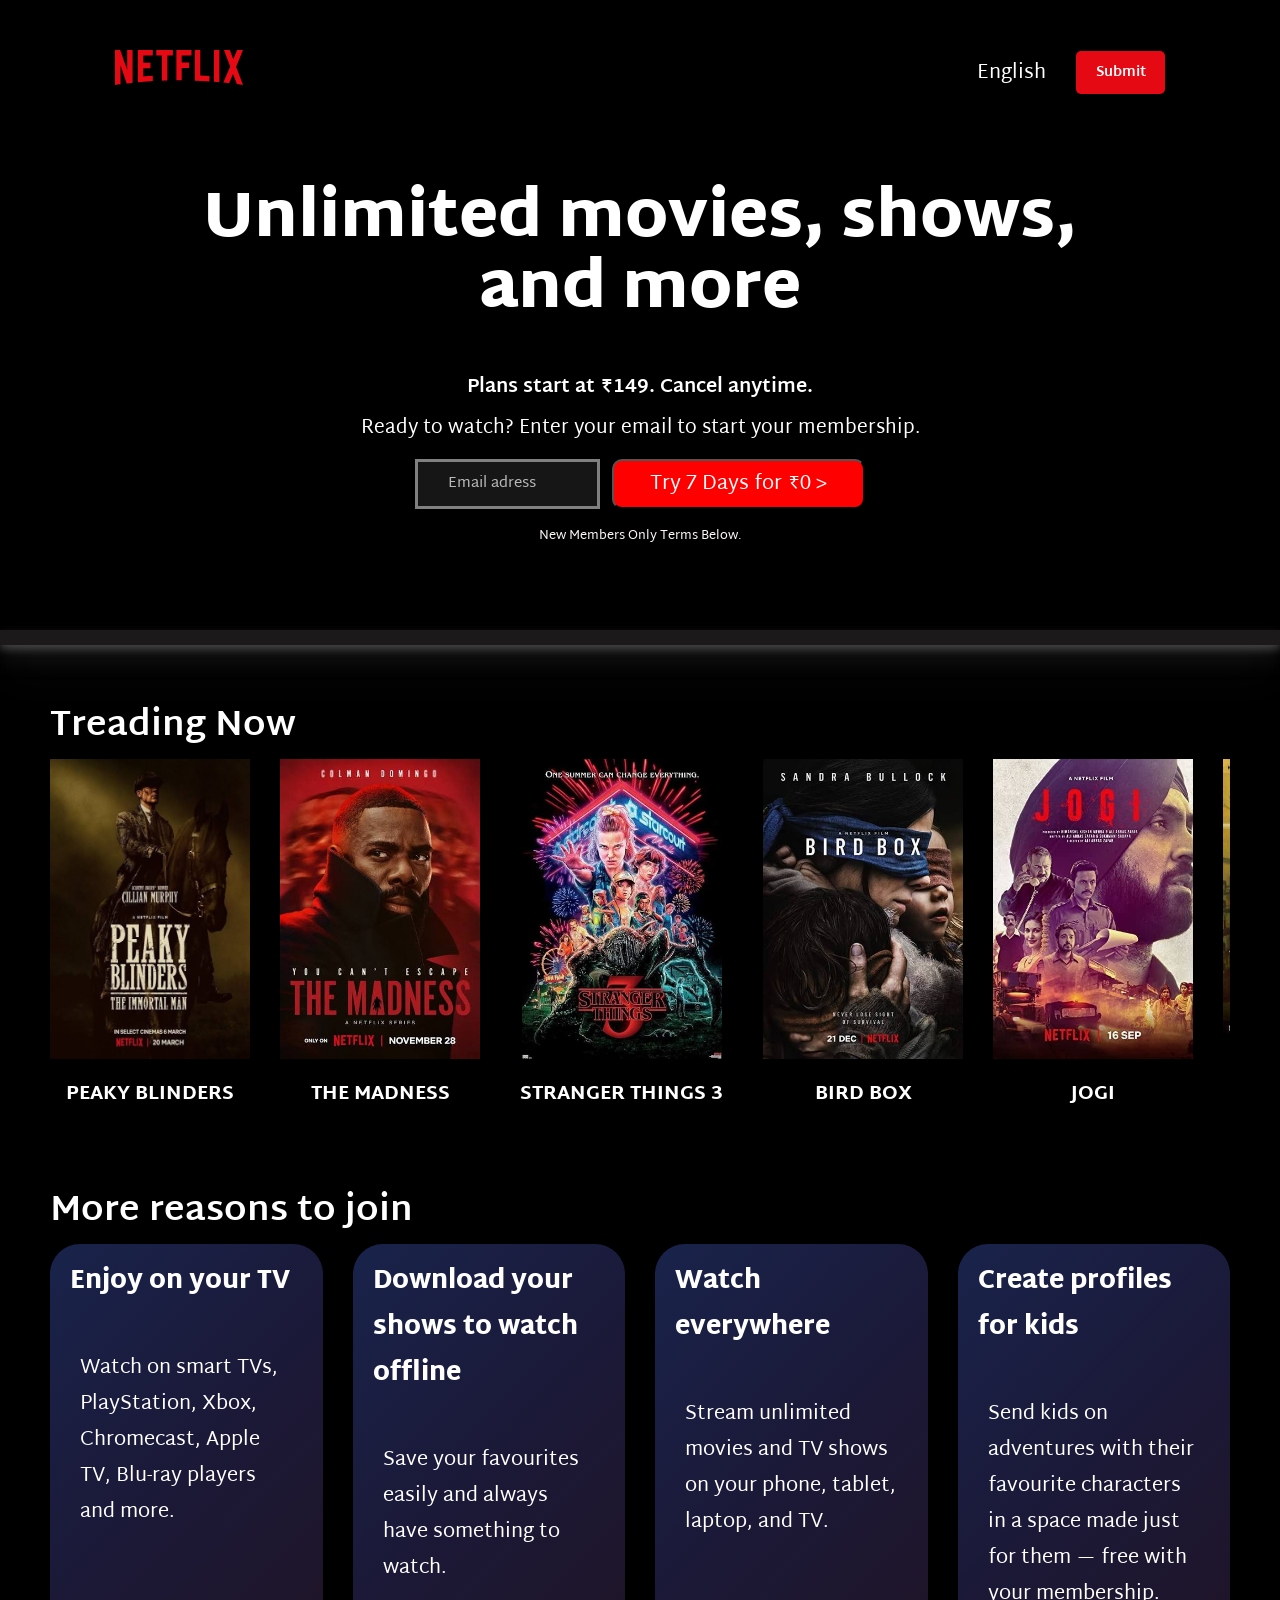
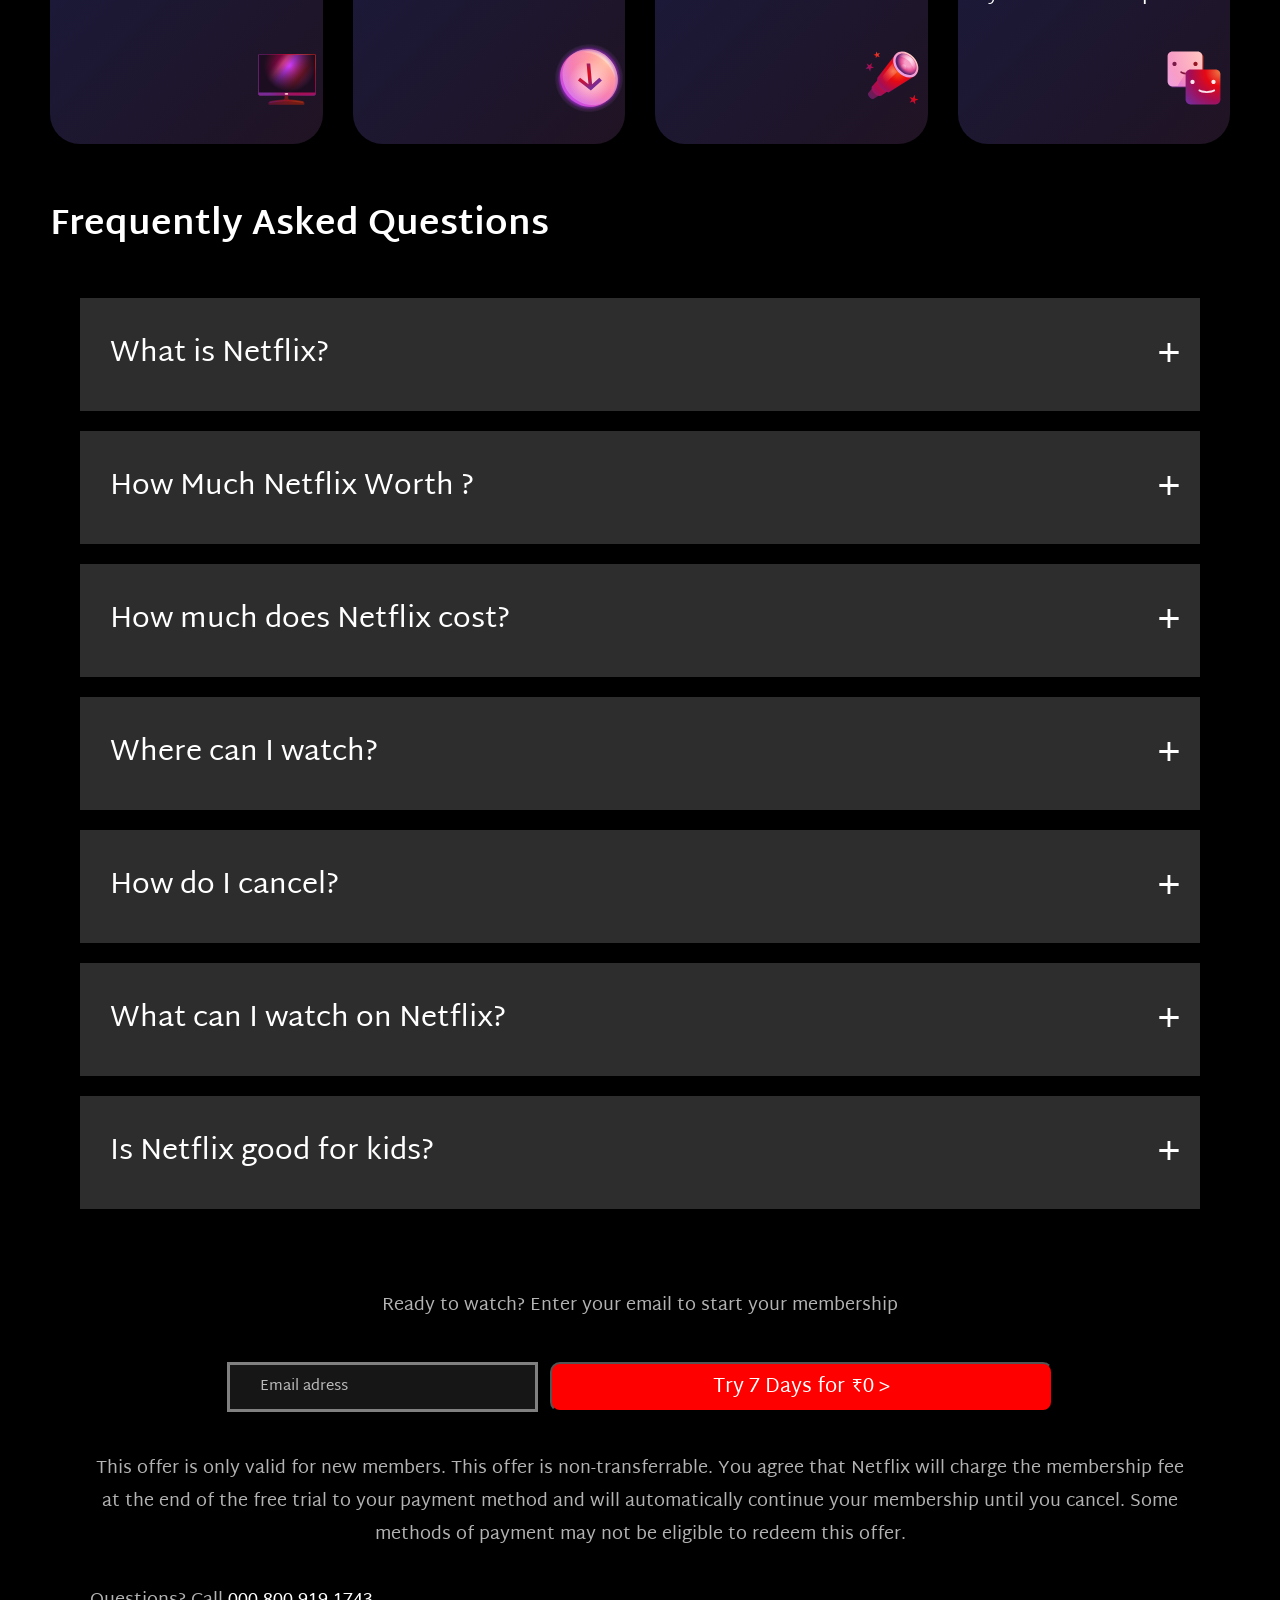
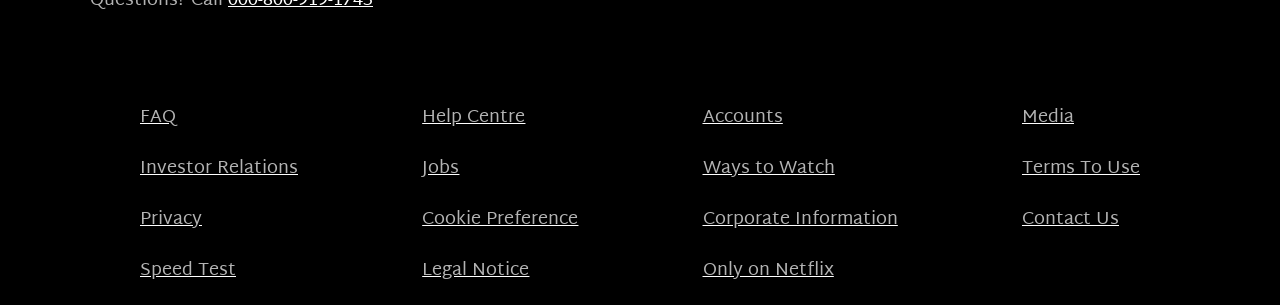
<file: index.html>
<!DOCTYPE html>
<html lang="en">

<head>
    <meta charset="UTF-8">
    <meta name="viewport" content="width=device-width, initial-scale=1.0">
    <title>Meet Netflix</title>

    <link rel="icon" type="image/x-icon"
        href="https://assets.nflxext.com/us/ffe/siteui/common/icons/nficon2023.ico">

    <link rel="preconnect" href="https://fonts.googleapis.com">
    <link rel="preconnect" href="https://fonts.gstatic.com" crossorigin>

    <link
        href="https://fonts.googleapis.com/css2?family=Martel+Sans:wght@200;300;400;600;700;800;900&display=swap"
        rel="stylesheet">

    <link rel="stylesheet" href="style.css">
</head>

<body>

    <section class="main">

        <div class="bl"></div>

        <nav>
            <div class="imglogo">
                <img src="netlogo.svg" alt="img">
            </div>

            <div class="navright">
                <span>English</span>
                <input type="submit" class="btn">
            </div>
        </nav>

        <div class="content">
            <h1>Unlimited movies, shows, and more</h1>

            <span>Plans start at ₹149. Cancel anytime.</span>

            <span>Ready to watch? Enter your email to start your membership.</span>

            <div class="info">
                <input type="email" class="Email" placeholder="Email adress" required>
                <button type="submit" class="button">Try 7 Days for ₹0 &gt;</button>
            </div>

            <span id="Terms">New Members Only Terms Below.</span>
        </div>

    </section>

    <!-- this is he end of first section-->

    <div class="line"></div>

    <section class="video-info">

        <h2>Treading Now</h2>

        <div class="movie-slider">

            <div class="movie-anime">

                <div class="movie-photo">

                    <div class="movie-card">
                        <img src="movie1.jpg" alt="movie1">
                        <p>PEAKY BLINDERS</p>
                    </div>

                    <div class="movie-card">
                        <img src="movie2.jpg" alt="movie2">
                        <p>THE MADNESS</p>
                    </div>

                    <div class="movie-card">
                        <img src="movie3.jpg" alt="movie3">
                        <p>STRANGER THINGS 3</p>
                    </div>

                    <div class="movie-card">
                        <img src="movie4.jpg" alt="movie4">
                        <p>BIRD BOX</p>
                    </div>

                    <div class="movie-card">
                        <img src="movie5.jpg" alt="movie5">
                        <p>JOGI</p>
                    </div>

                    <div class="movie-card">
                        <img src="movie6.jpg" alt="movie6">
                        <p>Dasvi</p>
                    </div>

                    <div class="movie-card">
                        <img src="movie7.jpg" alt="movie7">
                        <p>Dhrundher 2</p>
                    </div>

                    <div class="movie-card">
                        <img src="movie8.jpg" alt="movie8">
                        <p>YOU</p>
                    </div>

                    <div class="movie-card">
                        <img src="movie9.jpg" alt="movie9">
                        <p>Project Power</p>
                    </div>

                    <div class="movie-card">
                        <img src="movie10.jpg" alt="movie10">
                        <p>Glass Onion</p>
                    </div>

                    <div class="movie-card">
                        <img src="movie11.jpg" alt="movie11">
                        <p>EXtraction</p>
                    </div>

                    <div class="movie-card">
                        <img src="movie12.jpg" alt="movie12">
                        <p>Money Heist</p>
                    </div>

                    <div class="movie-card">
                        <img src="movie13.jpg" alt="movie13">
                        <p>Animales</p>
                    </div>

                    <div class="movie-card">
                        <img src="movie14.jpg" alt="movie14">
                        <p>IB 71</p>
                    </div>

                    <div class="movie-card">
                        <img src="movie15.jpg" alt="movie15">
                        <p>Ravoc</p>
                    </div>

                    <!-- Section 2 of the image -->

                    <div class="movie-card">
                        <img src="movie1.jpg" alt="movie1">
                        <p>PEAKY BLINDERS</p>
                    </div>

                    <div class="movie-card">
                        <img src="movie2.jpg" alt="movie2">
                        <p>THE MADNESS</p>
                    </div>

                    <div class="movie-card">
                        <img src="movie3.jpg" alt="movie3">
                        <p>STRANGER THINGS 3</p>
                    </div>

                    <div class="movie-card">
                        <img src="movie4.jpg" alt="movie4">
                        <p>BIRD BOX</p>
                    </div>

                    <div class="movie-card">
                        <img src="movie5.jpg" alt="movie5">
                        <p>JOGI</p>
                    </div>

                    <div class="movie-card">
                        <img src="movie6.jpg" alt="movie6">
                        <p>Dasvi</p>
                    </div>

                    <div class="movie-card">
                        <img src="movie7.jpg" alt="movie7">
                        <p>Dhrundher 2</p>
                    </div>

                    <div class="movie-card">
                        <img src="movie8.jpg" alt="movie8">
                        <p>YOU</p>
                    </div>

                    <div class="movie-card">
                        <img src="movie9.jpg" alt="movie9">
                        <p>Project Power</p>
                    </div>

                    <div class="movie-card">
                        <img src="movie10.jpg" alt="movie10">
                        <p>Glass Onion</p>
                    </div>

                    <div class="movie-card">
                        <img src="movie11.jpg" alt="movie11">
                        <p>EXtraction</p>
                    </div>

                    <div class="movie-card">
                        <img src="movie12.jpg" alt="movie12">
                        <p>Money Heist</p>
                    </div>

                    <div class="movie-card">
                        <img src="movie13.jpg" alt="movie13">
                        <p>Animales</p>
                    </div>

                    <div class="movie-card">
                        <img src="movie14.jpg" alt="movie14">
                        <p>IB 71</p>
                    </div>

                    <div class="movie-card">
                        <img src="movie15.jpg" alt="movie15">
                        <p>Ravoc</p>
                    </div>

                </div>

            </div>

        </div>

    </section>

    <!-- this is end of second section-->

    <section class="reasons">

        <h2>More reasons to join</h2>

        <div class="card">

            <div class="cointainer">
                <h4>Enjoy on your TV</h4>

                <p>
                    Watch on smart TVs, PlayStation, Xbox, Chromecast, Apple TV, Blu-ray players and more.
                </p>

                  <svg width="72" height="72" viewBox="0 0 72 72" fill="none"><g id="television-core-small"><path id="Vector" fill-rule="evenodd" clip-rule="evenodd" d="M37.2 53.3992C37.2 52.7365 36.6628 52.1992 36 52.1992H34.8C34.1373 52.1992 33.6 52.7365 33.6 53.3992V56.2636C33.6 56.9129 33.0834 57.4433 32.4347 57.4739C30.3013 57.5744 28.1719 57.7834 26.0546 58.1011L19.444 59.0926C18.2692 59.2688 17.4 60.2782 17.4 61.4662V62.0992C17.4 62.4304 17.6686 62.6992 18 62.6992H52.8C53.1314 62.6992 53.4 62.4304 53.4 62.0992V61.4662C53.4 60.2782 52.5309 59.2688 51.3561 59.0926L44.7454 58.1011C42.6282 57.7834 40.4987 57.5744 38.3653 57.4739C37.7167 57.4433 37.2 56.9129 37.2 56.2636V53.3992Z" fill="url(#paint0_radial_5179_1308)"></path><path id="Vector_2" d="M18.6 60.7388C18.6 60.2306 18.9587 59.796 19.4602 59.711C22.0196 59.2775 29.7585 58.0508 35.4 58.0508C41.0415 58.0508 48.7804 59.2775 51.3398 59.711C51.8412 59.796 52.2 60.2306 52.2 60.7388C52.2 60.902 52.0575 61.0268 51.8967 61.0004C50.1219 60.707 40.9704 59.2409 35.4 59.2409C29.8295 59.2409 20.678 60.707 18.9033 61.0004C18.7425 61.0268 18.6 60.902 18.6 60.7388Z" fill="url(#paint1_radial_5179_1308)"></path><path id="Vector_3" d="M63 12H8.99995C8.00584 12 7.19995 12.8059 7.19995 13.8V51.6C7.19995 52.5941 8.00584 53.4 8.99995 53.4H63C63.9941 53.4 64.8 52.5941 64.8 51.6V13.8C64.8 12.8059 63.9941 12 63 12Z" fill="url(#paint2_linear_5179_1308)"></path><path id="Vector_4" d="M63 12H8.99995C8.00584 12 7.19995 12.8059 7.19995 13.8V51.6C7.19995 52.5941 8.00584 53.4 8.99995 53.4H63C63.9941 53.4 64.8 52.5941 64.8 51.6V13.8C64.8 12.8059 63.9941 12 63 12Z" fill="url(#paint3_radial_5179_1308)"></path><path id="Vector_5" fill-rule="evenodd" clip-rule="evenodd" d="M8.99995 12.6H63C63.663 12.6 64.2 13.1372 64.2 13.8V50.4H7.79995V13.8C7.79995 13.1372 8.33719 12.6 8.99995 12.6ZM7.19995 50.4V13.8C7.19995 12.8059 8.00581 12 8.99995 12H63C63.9942 12 64.8 12.8059 64.8 13.8V50.4V51.6C64.8 52.5941 63.9942 53.4 63 53.4H8.99995C8.00581 53.4 7.19995 52.5941 7.19995 51.6V50.4Z" fill="url(#paint4_radial_5179_1308)"></path><path id="Vector_6" d="M35.4 52.8C36.3941 52.8 37.2 52.3971 37.2 51.9C37.2 51.4029 36.3941 51 35.4 51C34.4059 51 33.6 51.4029 33.6 51.9C33.6 52.3971 34.4059 52.8 35.4 52.8Z" fill="url(#paint5_radial_5179_1308)"></path></g><defs><radialGradient id="paint0_radial_5179_1308" cx="0" cy="0" r="1" gradientUnits="userSpaceOnUse" gradientTransform="translate(50.3269 49.3723) rotate(118.526) scale(55.1579 46.2871)"><stop stop-color="#802600"></stop><stop offset="0.333333" stop-color="#6F181D"></stop><stop offset="0.666667" stop-color="#5B1333"></stop><stop offset="1" stop-color="#391945"></stop></radialGradient><radialGradient id="paint1_radial_5179_1308" cx="0" cy="0" r="1" gradientUnits="userSpaceOnUse" gradientTransform="translate(48.1077 53.6128) rotate(158.116) scale(32.7275 42.219)"><stop stop-color="#99421D"></stop><stop offset="0.333333" stop-color="#99161D"></stop><stop offset="0.666667" stop-color="#7D1845"></stop><stop offset="1" stop-color="#59216E"></stop></radialGradient><linearGradient id="paint2_linear_5179_1308" x1="10.4727" y1="14.9572" x2="56.1755" y2="51.4814" gradientUnits="userSpaceOnUse"><stop stop-color="#99161D"></stop><stop offset="0.245283" stop-color="#CA005B"></stop><stop offset="0.346698" stop-color="#FF479A"></stop><stop offset="0.46934" stop-color="#CC3CFF"></stop><stop offset="0.735849" stop-color="#BC1A22"></stop><stop offset="1" stop-color="#C94FF5"></stop></linearGradient><radialGradient id="paint3_radial_5179_1308" cx="0" cy="0" r="1" gradientUnits="userSpaceOnUse" gradientTransform="translate(38.6181 23.8286) rotate(90) scale(25.9571 25.8545)"><stop stop-color="#1C0E20" stop-opacity="0"></stop><stop offset="1" stop-color="#1C0E20"></stop></radialGradient><radialGradient id="paint4_radial_5179_1308" cx="0" cy="0" r="1" gradientUnits="userSpaceOnUse" gradientTransform="translate(54 20.1938) rotate(144.293) scale(47.2897 44.8232)"><stop stop-color="#EF7744"></stop><stop offset="0.333333" stop-color="#E50914"></stop><stop offset="0.666667" stop-color="#A70D53"></stop><stop offset="1" stop-color="#792A95"></stop></radialGradient><radialGradient id="paint5_radial_5179_1308" cx="0" cy="0" r="1" gradientUnits="userSpaceOnUse" gradientTransform="translate(36.525 51.3562) rotate(135) scale(4.58735)"><stop stop-color="#FFDCCC"></stop><stop offset="0.333333" stop-color="#FFBDC0"></stop><stop offset="0.666667" stop-color="#F89DC6"></stop><stop offset="1" stop-color="#E4A1FA"></stop></radialGradient></defs></svg> 

            </div>

            <div class="cointainer">
                <h4>Download your shows to watch offline</h4>

                <p>
                    Save your favourites easily and always have something to watch.
                </p>

                   <svg width="72" height="72" viewBox="0 0 72 72" fill="none"><g id="download-core-small"><path id="Vector" d="M36 70.2008C54.8882 70.2008 70.2001 54.8889 70.2001 36.0008C70.2001 17.1126 54.8882 1.80078 36 1.80078C17.1119 1.80078 1.80005 17.1126 1.80005 36.0008C1.80005 54.8889 17.1119 70.2008 36 70.2008Z" fill="url(#paint0_radial_5179_7940)"></path><path id="Vector_2" opacity="0.4" d="M64.7658 36.195C65.5206 51.5916 53.7908 63.5824 38.5668 62.977C23.3428 62.3722 10.3893 49.4 9.63446 34.0034C8.87954 18.6068 20.6091 6.61594 35.8331 7.22116C51.0571 7.82638 64.0104 20.7984 64.7658 36.195Z" fill="url(#paint1_radial_5179_7940)"></path><path id="Vector_3" d="M62.3657 37.9958C63.1205 53.3924 51.3908 65.3832 36.1668 64.7778C20.9428 64.173 7.9893 51.2008 7.23444 35.8041C6.47952 20.4075 18.2091 8.41672 33.4331 9.02194C48.6571 9.62716 61.6103 22.5992 62.3657 37.9958Z" fill="url(#paint2_radial_5179_7940)"></path><path id="Vector_4" opacity="0.5" d="M64.7658 36.195C65.5206 51.5916 53.7908 63.5824 38.5668 62.977C23.3428 62.3722 10.3893 49.4 9.63446 34.0034C8.87954 18.6068 20.6091 6.61594 35.8331 7.22116C51.0571 7.82638 64.0104 20.7984 64.7658 36.195Z" fill="url(#paint3_radial_5179_7940)"></path><path id="Vector_5" opacity="0.6" d="M36.9 60.6C48.6636 60.6 58.2 51.0637 58.2 39.3C58.2 27.5363 48.6636 18 36.9 18C25.1363 18 15.6 27.5363 15.6 39.3C15.6 51.0637 25.1363 60.6 36.9 60.6Z" fill="url(#paint4_radial_5179_7940)"></path><path id="Vector_6" fill-rule="evenodd" clip-rule="evenodd" d="M39.0849 42.2727L46.3387 35.76L48.8945 38.5142L38.9118 47.477L37.8466 48.4333L36.6071 47.477L24.9899 38.5142L27.0434 35.76L35.4849 42.2727L33.6 21.6016H37.2L39.0849 42.2727Z" fill="url(#paint5_radial_5179_7940)"></path><path id="Vector_7" opacity="0.4" fill-rule="evenodd" clip-rule="evenodd" d="M61.6566 34.9618C61.7832 35.3893 62.391 35.3233 62.3694 34.878C61.6962 21.1369 50.1509 9.55975 36.5817 9.01957C34.4606 8.93515 32.4155 9.12541 30.4772 9.55909C30.0745 9.64915 30.1575 10.2082 30.5697 10.2246C45.0094 10.7979 57.6246 21.2971 61.6566 34.9618Z" fill="url(#paint6_radial_5179_7940)"></path></g><defs><radialGradient id="paint0_radial_5179_7940" cx="0" cy="0" r="1" gradientUnits="userSpaceOnUse" gradientTransform="translate(36.0001 36.1837) rotate(-90) scale(34.3829)"><stop offset="0.782019" stop-color="#982DBE"></stop><stop offset="0.906819" stop-color="#B038DC" stop-opacity="0.2"></stop><stop offset="1" stop-color="#E4A1FA" stop-opacity="0"></stop></radialGradient><radialGradient id="paint1_radial_5179_7940" cx="0" cy="0" r="1" gradientUnits="userSpaceOnUse" gradientTransform="translate(52.9937 20.0992) rotate(135) scale(49.9836)"><stop stop-color="#FFDCCC"></stop><stop offset="0.333333" stop-color="#FFBDC0"></stop><stop offset="0.666667" stop-color="#F89DC6"></stop><stop offset="1" stop-color="#E4A1FA"></stop></radialGradient><radialGradient id="paint2_radial_5179_7940" cx="0" cy="0" r="1" gradientUnits="userSpaceOnUse" gradientTransform="translate(52.7999 19.6937) rotate(135) scale(53.1037)"><stop stop-color="#FFA984"></stop><stop offset="0.333333" stop-color="#FF787F"></stop><stop offset="0.666667" stop-color="#F45FA2"></stop><stop offset="1" stop-color="#C44AF1"></stop></radialGradient><radialGradient id="paint3_radial_5179_7940" cx="0" cy="0" r="1" gradientUnits="userSpaceOnUse" gradientTransform="translate(52.9937 20.0992) rotate(135) scale(49.9836)"><stop stop-color="#FFDCCC"></stop><stop offset="0.333333" stop-color="#FFBDC0"></stop><stop offset="0.666667" stop-color="#F89DC6"></stop><stop offset="1" stop-color="#E4A1FA"></stop></radialGradient><radialGradient id="paint4_radial_5179_7940" cx="0" cy="0" r="1" gradientUnits="userSpaceOnUse" gradientTransform="translate(36.9 39.3) scale(21.3)"><stop stop-color="white"></stop><stop offset="1" stop-color="white" stop-opacity="0"></stop></radialGradient><radialGradient id="paint5_radial_5179_7940" cx="0" cy="0" r="1" gradientUnits="userSpaceOnUse" gradientTransform="translate(31.2 32.1016) rotate(39.5226) scale(15.5567)"><stop stop-color="#EF7744"></stop><stop offset="0.2406" stop-color="#E50914"></stop><stop offset="1" stop-color="#792A95"></stop></radialGradient><radialGradient id="paint6_radial_5179_7940" cx="0" cy="0" r="1" gradientUnits="userSpaceOnUse" gradientTransform="translate(50.7 21.3) rotate(-180) scale(30)"><stop stop-color="white"></stop><stop offset="1" stop-color="white" stop-opacity="0"></stop></radialGradient></defs></svg> 
    
            </div>

            <div class="cointainer">
                <h4>Watch everywhere</h4>

                <p>
                    Stream unlimited movies and TV shows on your phone, tablet, laptop, and TV.
                </p>

                      
   <svg width="72" height="72" viewBox="0 0 72 72" fill="none"><g id="telescope-core-small"><path id="Vector" d="M24.0492 36.6016L33.6 46.3898L17.8029 56.8633C17.8029 56.8633 15.8891 57.6983 13.625 55.2638C11.361 52.8293 12.1235 51.238 12.1235 51.238L24.0492 36.6016Z" fill="url(#paint0_radial_5179_1664)"></path><path id="Vector_2" d="M25.0344 34.1992L36 46.151L25.0616 53.8043C25.0616 53.8043 21.8289 55.0984 18.0987 51.0172C14.3686 46.9358 15.9198 44.5105 15.9198 44.5105L25.0344 34.1992Z" fill="url(#paint1_radial_5179_1664)"></path><path id="Vector_3" d="M39 13.0195L59.1 33.6788L32.5325 50.4142C32.5325 50.4142 28.7459 50.2552 24.3978 45.4897C20.0498 40.7243 21.4096 35.8101 21.4096 35.8101L39 13.0195Z" fill="url(#paint2_radial_5179_1664)"></path><path id="Vector_4" d="M57.6709 15.3516C63.1044 21.2807 63.9858 29.2883 59.6386 33.2371C55.2916 37.186 47.3628 35.5806 41.9292 29.6515C36.4954 23.7224 35.6145 15.7148 39.9615 11.766C44.3084 7.81716 52.2372 9.42252 57.6709 15.3516Z" fill="url(#paint3_radial_5179_1664)"></path><path id="Vector_5" d="M58.3787 31.255C54.8121 34.5032 48.2143 33.0817 43.6421 28.0798C39.07 23.078 38.2547 16.39 41.8213 13.1419C45.3879 9.89364 51.9857 11.3152 56.5579 16.3171C61.1298 21.3189 61.9452 28.0069 58.3787 31.255Z" fill="url(#paint4_radial_5179_1664)"></path><path id="Vector_6" opacity="0.85" d="M59.6783 28.823C60.576 24.1785 59.6544 20.5934 56.1603 16.6199C52.6662 12.6464 47.3508 10.8657 43.7796 12.7598C39.371 15.098 48.3734 13.5961 53.4577 19.5815C57.8259 24.724 58.8516 33.1009 59.6783 28.823Z" fill="url(#paint5_radial_5179_1664)"></path><path id="Vector_7" opacity="0.4" d="M50.3979 25.2452C50.4549 26.7239 49.2932 27.7677 47.8032 27.5766C46.3131 27.3856 45.059 26.032 45.002 24.5532C44.945 23.0745 46.1067 22.0307 47.5968 22.2218C49.0868 22.4128 50.341 23.7664 50.3979 25.2452Z" fill="url(#paint6_radial_5179_1664)"></path><path id="Vector_8" opacity="0.6" d="M36.9217 21.0039L26.4258 34.3627C26.3297 36.4604 28.2903 39.5534 30.0334 40.8344L41.2345 29.9105C39.6 28.2005 36.9591 24.1025 36.9217 21.0039Z" fill="url(#paint7_radial_5179_1664)"></path><path id="Vector_9" fill-rule="evenodd" clip-rule="evenodd" d="M20.0576 9.60156L21.479 11.7187L24 11.0654L22.3575 13.0272L23.7789 15.1444L21.3424 14.2397L19.7 16.2016L19.8365 13.6806L17.4 12.7759L19.9209 12.1225L20.0576 9.60156ZM58.776 52.8016L58.9623 56.4685L62.4 57.4188L59.0774 58.7347L59.2637 62.4016L57.0239 59.548L53.7014 60.8638L55.6397 57.7843L53.4 54.9307L56.8377 55.8811L58.776 52.8016ZM15.206 24.2101L15.8768 21.0016L13.4793 23.1964L10.6853 21.5563L11.9975 24.553L9.59998 26.7478L12.8085 26.405L14.1207 29.4016L14.7915 26.1931L18 25.8502L15.206 24.2101Z" fill="url(#paint8_linear_5179_1664)"></path></g><defs><radialGradient id="paint0_radial_5179_1664" cx="0" cy="0" r="1" gradientUnits="userSpaceOnUse" gradientTransform="translate(36.6875 32.7016) rotate(135) scale(34.9134)"><stop stop-color="#99421D"></stop><stop offset="0.333333" stop-color="#99161D"></stop><stop offset="0.666667" stop-color="#7D1845"></stop><stop offset="1" stop-color="#59216E"></stop></radialGradient><radialGradient id="paint1_radial_5179_1664" cx="0" cy="0" r="1" gradientUnits="userSpaceOnUse" gradientTransform="translate(42.5937 27.2992) rotate(135) scale(44.5477 44.5279)"><stop stop-color="#EF7744"></stop><stop offset="0.333333" stop-color="#E50914"></stop><stop offset="0.666667" stop-color="#A70D53"></stop><stop offset="1" stop-color="#792A95"></stop></radialGradient><radialGradient id="paint2_radial_5179_1664" cx="0" cy="0" r="1" gradientUnits="userSpaceOnUse" gradientTransform="translate(42.3 29.106) rotate(135) scale(31.8127)"><stop stop-color="#FB540D"></stop><stop offset="0.333333" stop-color="#E50914"></stop><stop offset="0.666667" stop-color="#A70D53"></stop><stop offset="1" stop-color="#792A95"></stop></radialGradient><radialGradient id="paint3_radial_5179_1664" cx="0" cy="0" r="1" gradientUnits="userSpaceOnUse" gradientTransform="translate(57.675 14.7078) rotate(134.326) scale(24.0433 24.0367)"><stop stop-color="#FFDCCC"></stop><stop offset="0.333333" stop-color="#FFBDC0"></stop><stop offset="0.666667" stop-color="#F89DC6"></stop><stop offset="1" stop-color="#E4A1FA"></stop></radialGradient><radialGradient id="paint4_radial_5179_1664" cx="0" cy="0" r="1" gradientUnits="userSpaceOnUse" gradientTransform="translate(52.1305 21.273) rotate(141.875) scale(9.87138 12.8159)"><stop offset="0.307292" stop-color="#F89DC6"></stop><stop offset="0.645392" stop-color="#E75094"></stop><stop offset="1" stop-color="#59216E"></stop></radialGradient><radialGradient id="paint5_radial_5179_1664" cx="0" cy="0" r="1" gradientUnits="userSpaceOnUse" gradientTransform="translate(55.8 15.6) rotate(135) scale(13.1522)"><stop stop-color="white"></stop><stop offset="1" stop-color="white" stop-opacity="0"></stop></radialGradient><radialGradient id="paint6_radial_5179_1664" cx="0" cy="0" r="1" gradientUnits="userSpaceOnUse" gradientTransform="translate(49.2362 22.9648) rotate(131.079) scale(5.08644 6.006)"><stop stop-color="white"></stop><stop offset="1" stop-color="white" stop-opacity="0"></stop></radialGradient><radialGradient id="paint7_radial_5179_1664" cx="0" cy="0" r="1" gradientUnits="userSpaceOnUse" gradientTransform="translate(36.8758 29.1353) rotate(137.622) scale(13.5764)"><stop stop-color="#FFA984"></stop><stop offset="1" stop-color="#F7636B" stop-opacity="0"></stop></radialGradient><linearGradient id="paint8_linear_5179_1664" x1="44.65" y1="27.9016" x2="24.25" y2="48.3016" gradientUnits="userSpaceOnUse"><stop stop-color="#EF7744"></stop><stop offset="0.333333" stop-color="#E50914"></stop><stop offset="0.666667" stop-color="#A70D53"></stop><stop offset="1" stop-color="#792A95"></stop></linearGradient></defs></svg> 

            </div>

            <div class="cointainer">
                <h4>Create profiles for kids</h4>

                <p>
                    Send kids on adventures with their favourite characters in a space made just for them — free with
                    your membership.
                </p>
            <svg width="72" height="72" viewBox="0 0 72 72" fill="none"><g id="profiles-core-small"><path id="Vector" d="M10.8 15.6008C10.8 12.9499 12.949 10.8008 15.5999 10.8008H40.8C43.4509 10.8008 45.6 12.9498 45.6 15.6008V40.8007C45.6 43.4516 43.4509 45.6007 40.8 45.6007H15.6C12.949 45.6007 10.8 43.4517 10.8 40.8007V15.6008Z" fill="url(#paint0_radial_5179_7919)"></path><path id="Vector_2" d="M9.59998 14.4016C9.59998 11.7506 11.749 9.60162 14.4 9.60156H39.6C42.251 9.60156 44.4 11.7506 44.4 14.4016V39.6015C44.4 42.2525 42.251 44.4015 39.6 44.4015H14.4C11.749 44.4016 9.59998 42.2525 9.59998 39.6015V14.4016Z" fill="url(#paint1_radial_5179_7919)"></path><path id="Vector_3" d="M18.6 21.9008C18.6 23.0606 17.6598 24.0008 16.5 24.0008C15.3402 24.0008 14.4 23.0606 14.4 21.9008C14.4 20.741 15.3402 19.8008 16.5 19.8008C17.6598 19.8008 18.6 20.741 18.6 21.9008Z" fill="url(#paint2_radial_5179_7919)"></path><path id="Vector_4" d="M39.6 21.9008C39.6 23.0606 38.6598 24.0008 37.5 24.0008C36.3402 24.0008 35.4 23.0606 35.4 21.9008C35.4 20.741 36.3402 19.8008 37.5 19.8008C38.6598 19.8008 39.6 20.741 39.6 21.9008Z" fill="url(#paint3_radial_5179_7919)"></path><path id="Vector_5" d="M23.6713 29.4501C23.2437 29.1967 22.6917 29.3379 22.4383 29.7655C22.1848 30.1932 22.3261 30.7452 22.7537 30.9986C23.8254 31.6337 26.769 32.7744 30.6375 32.7744C34.506 32.7744 37.4497 31.6337 38.5213 30.9986C38.949 30.7452 39.0902 30.1932 38.8368 29.7655C38.5834 29.3379 38.0313 29.1967 37.6037 29.4501C36.8191 29.9151 34.194 30.9744 30.6375 30.9744C27.081 30.9744 24.456 29.9151 23.6713 29.4501Z" fill="url(#paint4_radial_5179_7919)"></path><path id="Vector_6" opacity="0.35" d="M19.2 44.4016H28.2L32.4 27.6016C30.2787 28.1801 28.4542 29.5387 27.2921 31.4053L19.2 44.4016Z" fill="url(#paint5_radial_5179_7919)"></path><path id="Vector_7" d="M27.6 32.4016C27.6 29.7506 29.749 27.6016 32.4 27.6016L57.6 27.6016C60.2508 27.6016 62.4 29.7506 62.4 32.4016V57.6015C62.4 60.2524 60.2508 62.4016 57.6 62.4016H32.4C29.749 62.4016 27.6 60.2524 27.6 57.6016V32.4016Z" fill="url(#paint6_radial_5179_7919)"></path><path id="Vector_8" d="M36.6 39.9008C36.6 41.0606 35.6598 42.0008 34.5 42.0008C33.3402 42.0008 32.4 41.0606 32.4 39.9008C32.4 38.741 33.3402 37.8008 34.5 37.8008C35.6598 37.8008 36.6 38.741 36.6 39.9008Z" fill="url(#paint7_radial_5179_7919)"></path><path id="Vector_9" d="M57.6 39.9008C57.6 41.0606 56.6598 42.0008 55.5 42.0008C54.3402 42.0008 53.4 41.0606 53.4 39.9008C53.4 38.741 54.3402 37.8008 55.5 37.8008C56.6598 37.8008 57.6 38.741 57.6 39.9008Z" fill="url(#paint8_radial_5179_7919)"></path><path id="Vector_10" d="M41.8213 47.6025C41.3937 47.349 40.8416 47.4903 40.5882 47.9179C40.3348 48.3455 40.476 48.8976 40.9037 49.1509C41.9753 49.786 44.919 50.9267 48.7875 50.9267C52.656 50.9267 55.5996 49.786 56.6713 49.1509C57.0989 48.8976 57.2402 48.3455 56.9867 47.9179C56.7333 47.4903 56.1813 47.349 55.7537 47.6025C54.969 48.0674 52.344 49.1267 48.7875 49.1267C45.231 49.1267 42.6059 48.0674 41.8213 47.6025Z" fill="url(#paint9_radial_5179_7919)"></path></g><defs><radialGradient id="paint0_radial_5179_7919" cx="0" cy="0" r="1" gradientUnits="userSpaceOnUse" gradientTransform="translate(39.075 17.6882) rotate(135) scale(32.8097)"><stop stop-color="#99421D"></stop><stop offset="0.333333" stop-color="#99161D"></stop><stop offset="0.666667" stop-color="#7D1845"></stop><stop offset="1" stop-color="#59216E"></stop></radialGradient><radialGradient id="paint1_radial_5179_7919" cx="0" cy="0" r="1" gradientUnits="userSpaceOnUse" gradientTransform="translate(62.4 8.70157) rotate(133.87) scale(75.3216)"><stop stop-color="#FFDCCC"></stop><stop offset="0.333333" stop-color="#FFBDC0"></stop><stop offset="0.666667" stop-color="#F89DC6"></stop><stop offset="1" stop-color="#E4A1FA"></stop></radialGradient><radialGradient id="paint2_radial_5179_7919" cx="0" cy="0" r="1" gradientUnits="userSpaceOnUse" gradientTransform="translate(60.3 11.1008) rotate(133.939) scale(68.7426 55.9547)"><stop stop-color="#99421D"></stop><stop offset="0.333333" stop-color="#99161D"></stop><stop offset="0.666667" stop-color="#7D1845"></stop><stop offset="1" stop-color="#59216E"></stop></radialGradient><radialGradient id="paint3_radial_5179_7919" cx="0" cy="0" r="1" gradientUnits="userSpaceOnUse" gradientTransform="translate(60.3 11.1008) rotate(133.939) scale(68.7426 55.9547)"><stop stop-color="#99421D"></stop><stop offset="0.333333" stop-color="#99161D"></stop><stop offset="0.666667" stop-color="#7D1845"></stop><stop offset="1" stop-color="#59216E"></stop></radialGradient><radialGradient id="paint4_radial_5179_7919" cx="0" cy="0" r="1" gradientUnits="userSpaceOnUse" gradientTransform="translate(60.3 11.0994) rotate(133.939) scale(68.7426 55.9548)"><stop stop-color="#99421D"></stop><stop offset="0.333333" stop-color="#99161D"></stop><stop offset="0.666667" stop-color="#7D1845"></stop><stop offset="1" stop-color="#59216E"></stop></radialGradient><radialGradient id="paint5_radial_5179_7919" cx="0" cy="0" r="1" gradientUnits="userSpaceOnUse" gradientTransform="translate(39.6 27.9016) rotate(135) scale(23.3345)"><stop stop-color="#FFA984"></stop><stop offset="0.333333" stop-color="#FF787F"></stop><stop offset="0.666667" stop-color="#F45FA2"></stop><stop offset="1" stop-color="#C44AF1"></stop></radialGradient><radialGradient id="paint6_radial_5179_7919" cx="0" cy="0" r="1" gradientUnits="userSpaceOnUse" gradientTransform="translate(61.8 29.7016) rotate(135) scale(43.2749)"><stop stop-color="#EF7744"></stop><stop offset="0.333333" stop-color="#E50914"></stop><stop offset="0.666667" stop-color="#A70D53"></stop><stop offset="1" stop-color="#792A95"></stop></radialGradient><radialGradient id="paint7_radial_5179_7919" cx="0" cy="0" r="1" gradientUnits="userSpaceOnUse" gradientTransform="translate(62.1 11.1008) rotate(137.146) scale(73.6614 60.3576)"><stop stop-color="#FFDCCC"></stop><stop offset="0.333333" stop-color="#FDF6F6"></stop><stop offset="0.666667" stop-color="#FADCE9"></stop><stop offset="1" stop-color="#E4A1FA"></stop></radialGradient><radialGradient id="paint8_radial_5179_7919" cx="0" cy="0" r="1" gradientUnits="userSpaceOnUse" gradientTransform="translate(62.1 11.1008) rotate(137.146) scale(73.6614 60.3576)"><stop stop-color="#FFDCCC"></stop><stop offset="0.333333" stop-color="#FDF6F6"></stop><stop offset="0.666667" stop-color="#FADCE9"></stop><stop offset="1" stop-color="#E4A1FA"></stop></radialGradient><radialGradient id="paint9_radial_5179_7919" cx="0" cy="0" r="1" gradientUnits="userSpaceOnUse" gradientTransform="translate(62.1 11.1017) rotate(137.146) scale(73.6614 60.3576)"><stop stop-color="#FFDCCC"></stop><stop offset="0.333333" stop-color="#FDF6F6"></stop><stop offset="0.666667" stop-color="#FADCE9"></stop><stop offset="1" stop-color="#E4A1FA"></stop></radialGradient></defs></svg> 

            </div>

        </div>

    </section>

    <section class="faq">

        <h2>Frequently Asked Questions</h2>

        <div class="faq-cointainer">
           <div class="que-ans">
            <div class="fq">
                <p>What is Netflix?</p>

                 <div class="plus">+</div>
                
            </div>
                 <div class="answer">
                    Netflix is a streaming service that lets you watch movies, TV shows, documentaries, and Netflix
                    Originals online.
                </div> 
        </div>
             
          <div class="que-ans">
            <div class="fq">
                <p>How Much Netflix Worth ?</p>
                <div class="plus">+</div>

            </div>
             <div class="answer">
                    Netflix is one of the world's largest streaming entertainment companies. Its total value changes
                    depending on its stock market price.
                </div>
        </div>
           <div class="que-ans">
            <div class="fq">
                <p>How much does Netflix cost?</p>
                
<div class="plus">+</div>
            </div>
                <div class="answer">
                    Netflix has different subscription plans, and the price depends on the plan and country. Plans can
                    be changed or cancelled according to the membership terms.
                </div>
        </div>
 

           <div class="que-ans">
            <div class="fq">
                <p>Where can I watch?</p>
               
                 <div class="plus">+</div>
            </div>
        
        <div class="answer">
                    You can watch Netflix on smart TVs, smartphones, tablets, laptops, game consoles, streaming
                    devices, and other supported devices.
                </div>
        
        </div>
   
           <div class="que-ans">
            <div class="fq">
                <p>How do I cancel?</p>
        
                <div class="plus">+</div>
            </div>
        
        <div class="answer">
                    You can cancel your Netflix membership from your account settings. After cancelling, you can
                    normally continue watching until the end of your current billing period.
                </div>
        
        </div>
           
            <div class="que-ans">
            <div class="fq">
                <p>What can I watch on Netflix?</p>
                
               <div class="plus">+</div>
            </div>
        
                <div class="answer">
                    Netflix has movies, TV shows, documentaries, anime, Netflix Originals, and many other types of
                    entertainment.
                </div>
        
        </div>
            

             <div class="que-ans">
            <div class="fq">
                <p>Is Netflix good for kids?</p>
                
                  
                <div class="plus">+</div>
            </div>
<div class="answer">
                    Yes. Netflix provides a Kids experience with age-appropriate content and parental-control
                    features.
                </div>
        </div>


        </div>

        <div class="que">

            <div class="que-info">

                <p>Ready to watch? Enter your email to start your membership</p>

                <div class="info">
                    <input type="email" class="Email" placeholder="Email adress" required>
                    <button type="submit" class="button">Try 7 Days for ₹0 &gt;</button>
                </div>

                <p id="down-p">
                    This offer is only valid for new members. This offer is non-transferrable. You agree that Netflix
                    will charge the membership fee at the end of the free trial to your payment method and will
                    automatically continue your membership until you cancel. Some methods of payment may not be
                    eligible to redeem this offer.
                </p>

                <p id="num">
                    Questions? Call <u>000-800-919-1743</u>
                </p>

            </div>

        </div>

    </section>

    <!-- THIS IS THE END OF THE THIRD SECTION -->

    <section class="footer">

        <footer>

            <div class="FAQ">
                <ol>
                    <u>
                        <li>FAQ</li>
                        <li>Investor Relations</li>
                        <li>Privacy</li>
                        <li>Speed Test</li>
                    </u>
                </ol>
            </div>

            <div class="help-centre">
                <ol>
                    <u>
                        <li>Help Centre</li>
                        <li>Jobs</li>
                        <li>Cookie Preference</li>
                        <li>Legal Notice</li>
                    </u>
                </ol>
            </div>

            <div class="Account">
                <ol>
                    <u>
                        <li>Accounts</li>
                        <li>Ways to Watch</li>
                        <li>Corporate Information</li>
                        <li>Only on Netflix</li>
                    </u>
                </ol>
            </div>

            <div class="media">
                <ol>
                    <u>
                        <li>Media</li>
                        <li>Terms To Use</li>
                        <li>Contact Us</li>
                    </u>
                </ol>
            </div>

        </footer>

    </section>

    <!-- This is the end of the footer section -->

    <script src="script.js"></script>

</body>

</html>
</file>
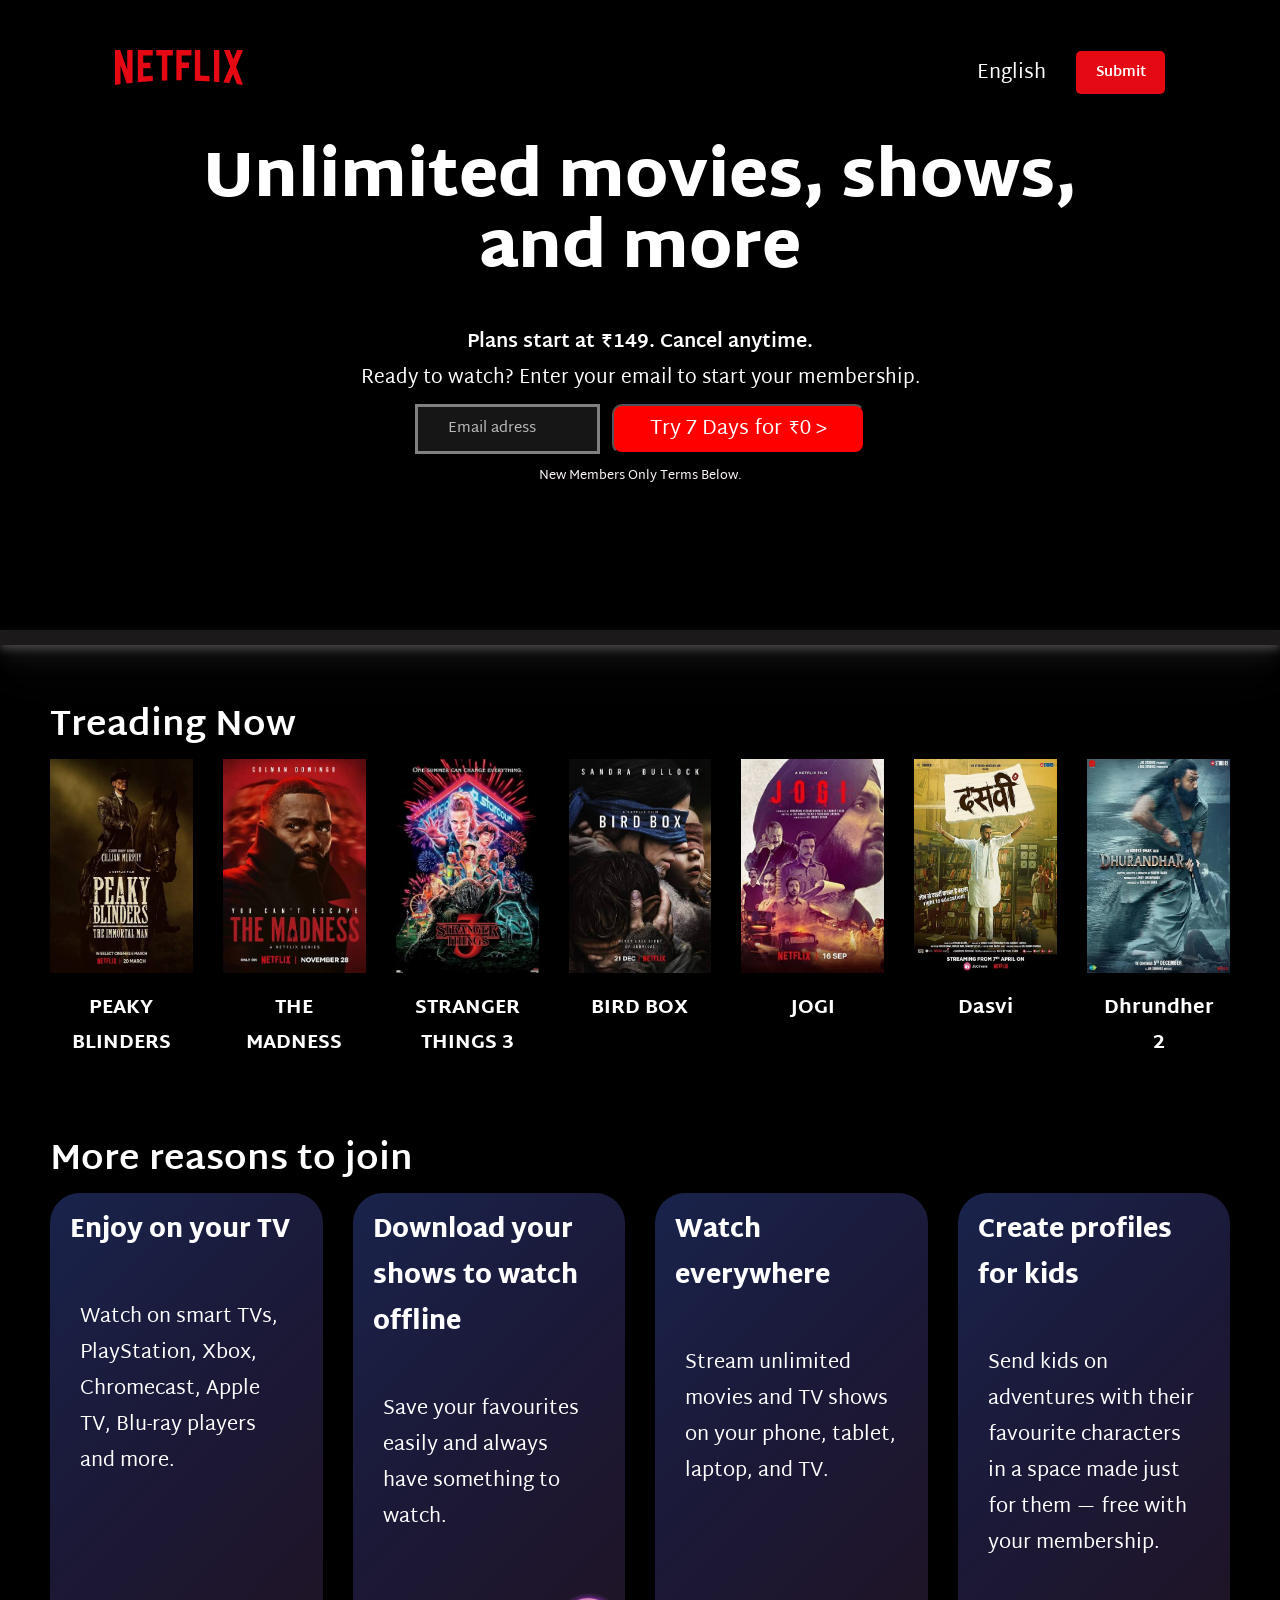
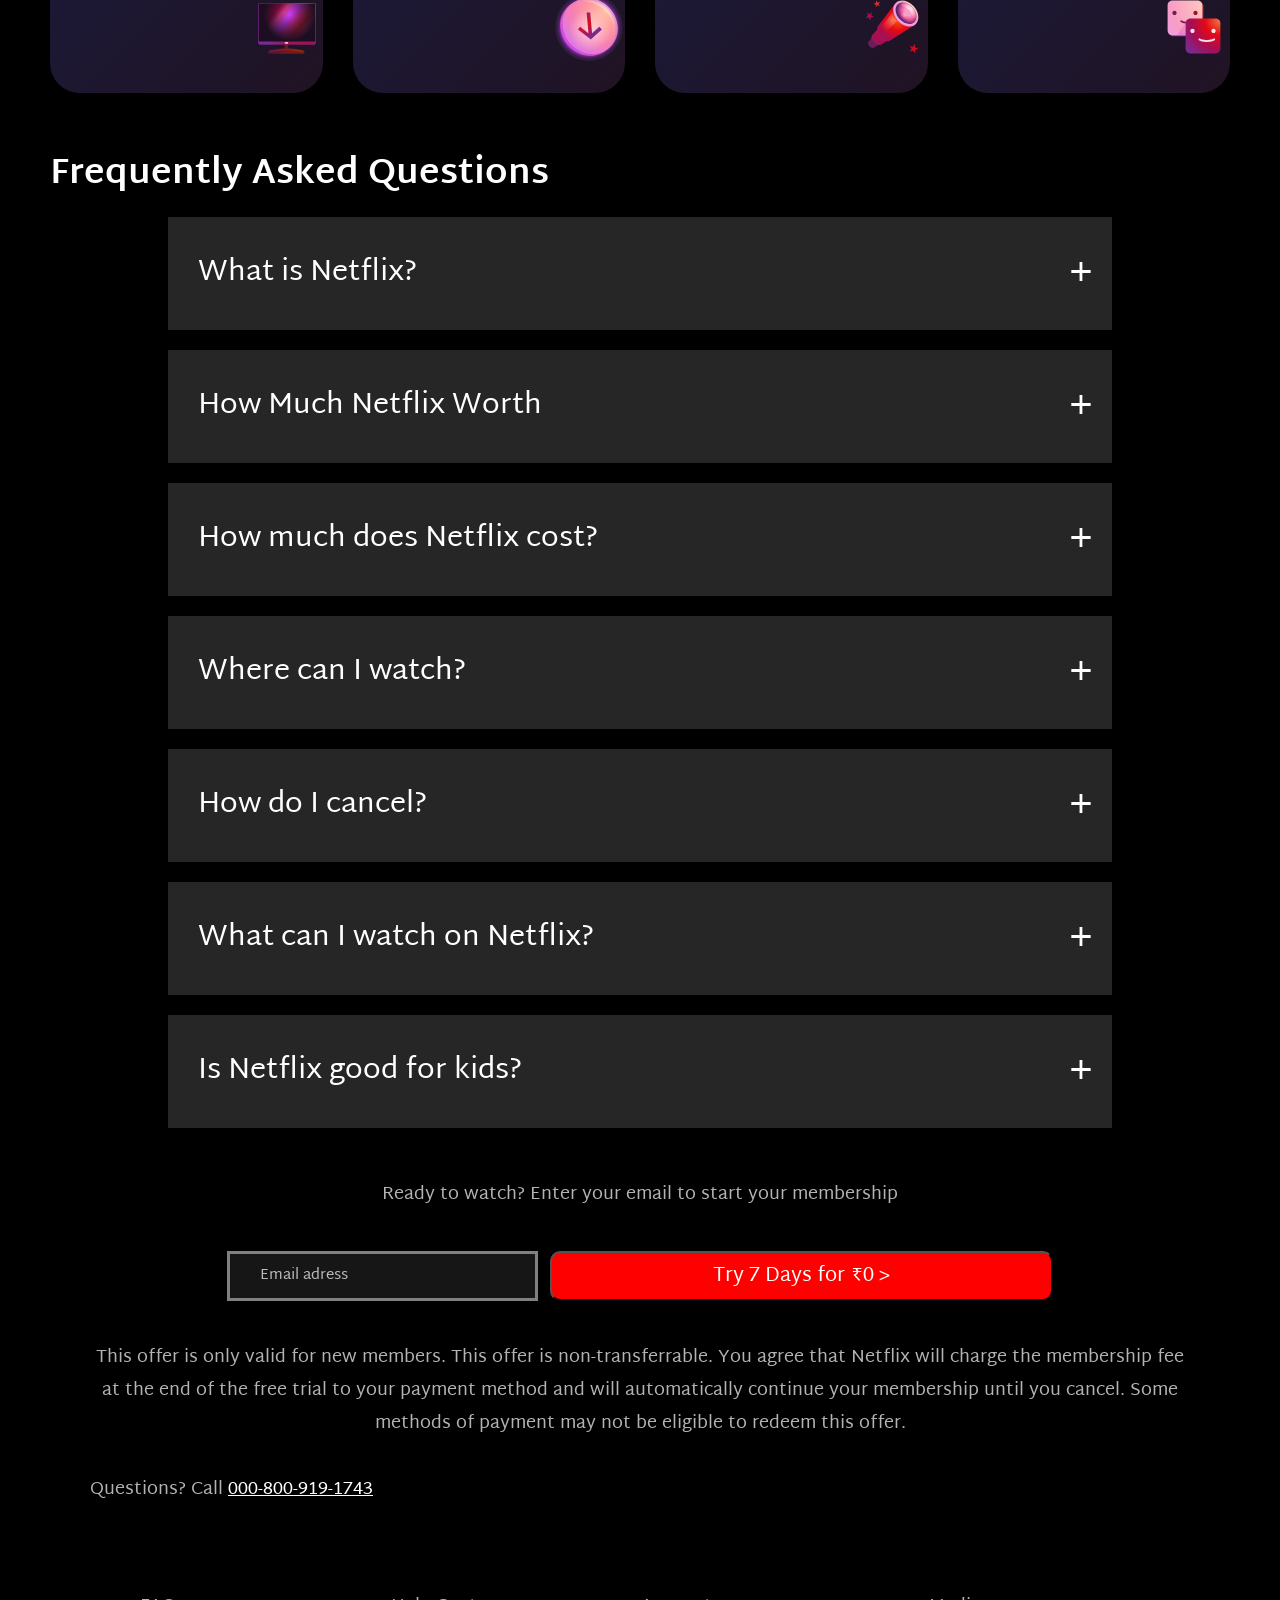
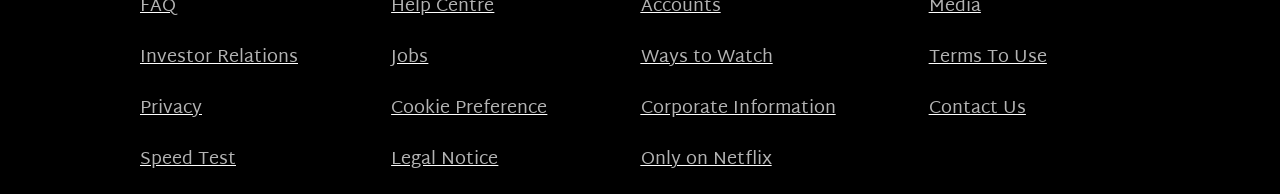
<file: h.html>
<!DOCTYPE html>
    <html lang="en">
    <head>
        
        <meta charset="UTF-8">
        <meta name="viewport" content="width=device-width, initial-scale=1.0">
        <title>Meet Netflix</title>
         <link rel="icon" type="image/x-icon"
          href="https://assets.nflxext.com/us/ffe/siteui/common/icons/nficon2023.ico">
          <link rel="preconnect" href="https://fonts.googleapis.com">
<link rel="preconnect" href="https://fonts.gstatic.com" crossorigin>
<link href="https://fonts.googleapis.com/css2?family=Martel+Sans:wght@200;300;400;600;700;800;900&display=swap" rel="stylesheet">
<link rel="stylesheet" href="n.css">
    </head>
    
    <body>
        <section class ="main">
             <div class="bl">
        </div>
            <nav>
            <div class="imglogo">
                <img src="netlogo.svg" alt="img">
            </div>
            <div class="navright">
                
            <span >English</span>
            <input type="submit" class="btn" >
            </div>
        </nav>



        <div class="content">
            <h1>Unlimited movies, shows, and more</h1>
            <span>Plans start at ₹149. Cancel anytime.</span>
            <span>Ready to watch? Enter your email to start your membership.</span>
            <div class="info">
            <input type="email" name="Email" placeholder="Email adress" required>
            <button>Try 7 Days for ₹0 &gt;</button>
        </div>
        <span id = "Terms">New Members Only Terms Below.</span>
        </div>      
    </section>

    <!-- this is he end of first section-->
    <div class="line">        
    </div>
<section class="video-info">
    <h2> Treading Now</h2>

<div class="movie-photo">
    <div class="movie-card">
    <img src="movie1.jpg" alt="movie1" >
    <p>PEAKY BLINDERS</p>
</div>
<div class="movie-card">
    <img src="movie2.jpg" alt="movie2" >
    <p>THE MADNESS</p>
</div>
<div class="movie-card">
    <img src="movie3.jpg" alt="movie3" >
    <p>STRANGER THINGS 3</p>
</div>
<div class="movie-card">
    <img src="movie4.jpg" alt="movie4" >
    <p>BIRD BOX</p>
</div>


<div class="movie-card">
    <img src="movie5.jpg" alt="movie5" >
    <p>JOGI</p>
</div>

<div class="movie-card">
    <img src="movie6.jpg" alt="movie6" >
    <p>Dasvi</p>
</div>
<div class="movie-card">
    <img src="movie7.jpg" alt="movie7" >
    <p>Dhrundher 2</p>
</div>
</div>
</section>
    <!-- this is he end of second section-->

 <section class="reasons">
    <h2>More reasons to join</h2>
    <div class="card">
    <div class="cointainer">
        <h4>Enjoy on your TV</h4>
        <p>
            Watch on smart TVs, PlayStation, Xbox, Chromecast, Apple TV, Blu-ray players and more.
        </p>
      <svg width="72" height="72" viewBox="0 0 72 72" fill="none"><g id="television-core-small"><path id="Vector" fill-rule="evenodd" clip-rule="evenodd" d="M37.2 53.3992C37.2 52.7365 36.6628 52.1992 36 52.1992H34.8C34.1373 52.1992 33.6 52.7365 33.6 53.3992V56.2636C33.6 56.9129 33.0834 57.4433 32.4347 57.4739C30.3013 57.5744 28.1719 57.7834 26.0546 58.1011L19.444 59.0926C18.2692 59.2688 17.4 60.2782 17.4 61.4662V62.0992C17.4 62.4304 17.6686 62.6992 18 62.6992H52.8C53.1314 62.6992 53.4 62.4304 53.4 62.0992V61.4662C53.4 60.2782 52.5309 59.2688 51.3561 59.0926L44.7454 58.1011C42.6282 57.7834 40.4987 57.5744 38.3653 57.4739C37.7167 57.4433 37.2 56.9129 37.2 56.2636V53.3992Z" fill="url(#paint0_radial_5179_1308)"></path><path id="Vector_2" d="M18.6 60.7388C18.6 60.2306 18.9587 59.796 19.4602 59.711C22.0196 59.2775 29.7585 58.0508 35.4 58.0508C41.0415 58.0508 48.7804 59.2775 51.3398 59.711C51.8412 59.796 52.2 60.2306 52.2 60.7388C52.2 60.902 52.0575 61.0268 51.8967 61.0004C50.1219 60.707 40.9704 59.2409 35.4 59.2409C29.8295 59.2409 20.678 60.707 18.9033 61.0004C18.7425 61.0268 18.6 60.902 18.6 60.7388Z" fill="url(#paint1_radial_5179_1308)"></path><path id="Vector_3" d="M63 12H8.99995C8.00584 12 7.19995 12.8059 7.19995 13.8V51.6C7.19995 52.5941 8.00584 53.4 8.99995 53.4H63C63.9941 53.4 64.8 52.5941 64.8 51.6V13.8C64.8 12.8059 63.9941 12 63 12Z" fill="url(#paint2_linear_5179_1308)"></path><path id="Vector_4" d="M63 12H8.99995C8.00584 12 7.19995 12.8059 7.19995 13.8V51.6C7.19995 52.5941 8.00584 53.4 8.99995 53.4H63C63.9941 53.4 64.8 52.5941 64.8 51.6V13.8C64.8 12.8059 63.9941 12 63 12Z" fill="url(#paint3_radial_5179_1308)"></path><path id="Vector_5" fill-rule="evenodd" clip-rule="evenodd" d="M8.99995 12.6H63C63.663 12.6 64.2 13.1372 64.2 13.8V50.4H7.79995V13.8C7.79995 13.1372 8.33719 12.6 8.99995 12.6ZM7.19995 50.4V13.8C7.19995 12.8059 8.00581 12 8.99995 12H63C63.9942 12 64.8 12.8059 64.8 13.8V50.4V51.6C64.8 52.5941 63.9942 53.4 63 53.4H8.99995C8.00581 53.4 7.19995 52.5941 7.19995 51.6V50.4Z" fill="url(#paint4_radial_5179_1308)"></path><path id="Vector_6" d="M35.4 52.8C36.3941 52.8 37.2 52.3971 37.2 51.9C37.2 51.4029 36.3941 51 35.4 51C34.4059 51 33.6 51.4029 33.6 51.9C33.6 52.3971 34.4059 52.8 35.4 52.8Z" fill="url(#paint5_radial_5179_1308)"></path></g><defs><radialGradient id="paint0_radial_5179_1308" cx="0" cy="0" r="1" gradientUnits="userSpaceOnUse" gradientTransform="translate(50.3269 49.3723) rotate(118.526) scale(55.1579 46.2871)"><stop stop-color="#802600"></stop><stop offset="0.333333" stop-color="#6F181D"></stop><stop offset="0.666667" stop-color="#5B1333"></stop><stop offset="1" stop-color="#391945"></stop></radialGradient><radialGradient id="paint1_radial_5179_1308" cx="0" cy="0" r="1" gradientUnits="userSpaceOnUse" gradientTransform="translate(48.1077 53.6128) rotate(158.116) scale(32.7275 42.219)"><stop stop-color="#99421D"></stop><stop offset="0.333333" stop-color="#99161D"></stop><stop offset="0.666667" stop-color="#7D1845"></stop><stop offset="1" stop-color="#59216E"></stop></radialGradient><linearGradient id="paint2_linear_5179_1308" x1="10.4727" y1="14.9572" x2="56.1755" y2="51.4814" gradientUnits="userSpaceOnUse"><stop stop-color="#99161D"></stop><stop offset="0.245283" stop-color="#CA005B"></stop><stop offset="0.346698" stop-color="#FF479A"></stop><stop offset="0.46934" stop-color="#CC3CFF"></stop><stop offset="0.735849" stop-color="#BC1A22"></stop><stop offset="1" stop-color="#C94FF5"></stop></linearGradient><radialGradient id="paint3_radial_5179_1308" cx="0" cy="0" r="1" gradientUnits="userSpaceOnUse" gradientTransform="translate(38.6181 23.8286) rotate(90) scale(25.9571 25.8545)"><stop stop-color="#1C0E20" stop-opacity="0"></stop><stop offset="1" stop-color="#1C0E20"></stop></radialGradient><radialGradient id="paint4_radial_5179_1308" cx="0" cy="0" r="1" gradientUnits="userSpaceOnUse" gradientTransform="translate(54 20.1938) rotate(144.293) scale(47.2897 44.8232)"><stop stop-color="#EF7744"></stop><stop offset="0.333333" stop-color="#E50914"></stop><stop offset="0.666667" stop-color="#A70D53"></stop><stop offset="1" stop-color="#792A95"></stop></radialGradient><radialGradient id="paint5_radial_5179_1308" cx="0" cy="0" r="1" gradientUnits="userSpaceOnUse" gradientTransform="translate(36.525 51.3562) rotate(135) scale(4.58735)"><stop stop-color="#FFDCCC"></stop><stop offset="0.333333" stop-color="#FFBDC0"></stop><stop offset="0.666667" stop-color="#F89DC6"></stop><stop offset="1" stop-color="#E4A1FA"></stop></radialGradient></defs></svg>
    </div>

        <div class="cointainer">
        <h4>Download your shows to watch offline</h4>
        <p>
           Save your favourites easily and always have something to watch.
        </p>
   <svg width="72" height="72" viewBox="0 0 72 72" fill="none"><g id="download-core-small"><path id="Vector" d="M36 70.2008C54.8882 70.2008 70.2001 54.8889 70.2001 36.0008C70.2001 17.1126 54.8882 1.80078 36 1.80078C17.1119 1.80078 1.80005 17.1126 1.80005 36.0008C1.80005 54.8889 17.1119 70.2008 36 70.2008Z" fill="url(#paint0_radial_5179_7940)"></path><path id="Vector_2" opacity="0.4" d="M64.7658 36.195C65.5206 51.5916 53.7908 63.5824 38.5668 62.977C23.3428 62.3722 10.3893 49.4 9.63446 34.0034C8.87954 18.6068 20.6091 6.61594 35.8331 7.22116C51.0571 7.82638 64.0104 20.7984 64.7658 36.195Z" fill="url(#paint1_radial_5179_7940)"></path><path id="Vector_3" d="M62.3657 37.9958C63.1205 53.3924 51.3908 65.3832 36.1668 64.7778C20.9428 64.173 7.9893 51.2008 7.23444 35.8041C6.47952 20.4075 18.2091 8.41672 33.4331 9.02194C48.6571 9.62716 61.6103 22.5992 62.3657 37.9958Z" fill="url(#paint2_radial_5179_7940)"></path><path id="Vector_4" opacity="0.5" d="M64.7658 36.195C65.5206 51.5916 53.7908 63.5824 38.5668 62.977C23.3428 62.3722 10.3893 49.4 9.63446 34.0034C8.87954 18.6068 20.6091 6.61594 35.8331 7.22116C51.0571 7.82638 64.0104 20.7984 64.7658 36.195Z" fill="url(#paint3_radial_5179_7940)"></path><path id="Vector_5" opacity="0.6" d="M36.9 60.6C48.6636 60.6 58.2 51.0637 58.2 39.3C58.2 27.5363 48.6636 18 36.9 18C25.1363 18 15.6 27.5363 15.6 39.3C15.6 51.0637 25.1363 60.6 36.9 60.6Z" fill="url(#paint4_radial_5179_7940)"></path><path id="Vector_6" fill-rule="evenodd" clip-rule="evenodd" d="M39.0849 42.2727L46.3387 35.76L48.8945 38.5142L38.9118 47.477L37.8466 48.4333L36.6071 47.477L24.9899 38.5142L27.0434 35.76L35.4849 42.2727L33.6 21.6016H37.2L39.0849 42.2727Z" fill="url(#paint5_radial_5179_7940)"></path><path id="Vector_7" opacity="0.4" fill-rule="evenodd" clip-rule="evenodd" d="M61.6566 34.9618C61.7832 35.3893 62.391 35.3233 62.3694 34.878C61.6962 21.1369 50.1509 9.55975 36.5817 9.01957C34.4606 8.93515 32.4155 9.12541 30.4772 9.55909C30.0745 9.64915 30.1575 10.2082 30.5697 10.2246C45.0094 10.7979 57.6246 21.2971 61.6566 34.9618Z" fill="url(#paint6_radial_5179_7940)"></path></g><defs><radialGradient id="paint0_radial_5179_7940" cx="0" cy="0" r="1" gradientUnits="userSpaceOnUse" gradientTransform="translate(36.0001 36.1837) rotate(-90) scale(34.3829)"><stop offset="0.782019" stop-color="#982DBE"></stop><stop offset="0.906819" stop-color="#B038DC" stop-opacity="0.2"></stop><stop offset="1" stop-color="#E4A1FA" stop-opacity="0"></stop></radialGradient><radialGradient id="paint1_radial_5179_7940" cx="0" cy="0" r="1" gradientUnits="userSpaceOnUse" gradientTransform="translate(52.9937 20.0992) rotate(135) scale(49.9836)"><stop stop-color="#FFDCCC"></stop><stop offset="0.333333" stop-color="#FFBDC0"></stop><stop offset="0.666667" stop-color="#F89DC6"></stop><stop offset="1" stop-color="#E4A1FA"></stop></radialGradient><radialGradient id="paint2_radial_5179_7940" cx="0" cy="0" r="1" gradientUnits="userSpaceOnUse" gradientTransform="translate(52.7999 19.6937) rotate(135) scale(53.1037)"><stop stop-color="#FFA984"></stop><stop offset="0.333333" stop-color="#FF787F"></stop><stop offset="0.666667" stop-color="#F45FA2"></stop><stop offset="1" stop-color="#C44AF1"></stop></radialGradient><radialGradient id="paint3_radial_5179_7940" cx="0" cy="0" r="1" gradientUnits="userSpaceOnUse" gradientTransform="translate(52.9937 20.0992) rotate(135) scale(49.9836)"><stop stop-color="#FFDCCC"></stop><stop offset="0.333333" stop-color="#FFBDC0"></stop><stop offset="0.666667" stop-color="#F89DC6"></stop><stop offset="1" stop-color="#E4A1FA"></stop></radialGradient><radialGradient id="paint4_radial_5179_7940" cx="0" cy="0" r="1" gradientUnits="userSpaceOnUse" gradientTransform="translate(36.9 39.3) scale(21.3)"><stop stop-color="white"></stop><stop offset="1" stop-color="white" stop-opacity="0"></stop></radialGradient><radialGradient id="paint5_radial_5179_7940" cx="0" cy="0" r="1" gradientUnits="userSpaceOnUse" gradientTransform="translate(31.2 32.1016) rotate(39.5226) scale(15.5567)"><stop stop-color="#EF7744"></stop><stop offset="0.2406" stop-color="#E50914"></stop><stop offset="1" stop-color="#792A95"></stop></radialGradient><radialGradient id="paint6_radial_5179_7940" cx="0" cy="0" r="1" gradientUnits="userSpaceOnUse" gradientTransform="translate(50.7 21.3) rotate(-180) scale(30)"><stop stop-color="white"></stop><stop offset="1" stop-color="white" stop-opacity="0"></stop></radialGradient></defs></svg>
    </div>

     <div class="cointainer">
        <h4>Watch everywhere</h4>
        <p>
          Stream unlimited movies and TV shows on your phone, tablet, laptop, and TV.
        </p>
   <svg width="72" height="72" viewBox="0 0 72 72" fill="none"><g id="telescope-core-small"><path id="Vector" d="M24.0492 36.6016L33.6 46.3898L17.8029 56.8633C17.8029 56.8633 15.8891 57.6983 13.625 55.2638C11.361 52.8293 12.1235 51.238 12.1235 51.238L24.0492 36.6016Z" fill="url(#paint0_radial_5179_1664)"></path><path id="Vector_2" d="M25.0344 34.1992L36 46.151L25.0616 53.8043C25.0616 53.8043 21.8289 55.0984 18.0987 51.0172C14.3686 46.9358 15.9198 44.5105 15.9198 44.5105L25.0344 34.1992Z" fill="url(#paint1_radial_5179_1664)"></path><path id="Vector_3" d="M39 13.0195L59.1 33.6788L32.5325 50.4142C32.5325 50.4142 28.7459 50.2552 24.3978 45.4897C20.0498 40.7243 21.4096 35.8101 21.4096 35.8101L39 13.0195Z" fill="url(#paint2_radial_5179_1664)"></path><path id="Vector_4" d="M57.6709 15.3516C63.1044 21.2807 63.9858 29.2883 59.6386 33.2371C55.2916 37.186 47.3628 35.5806 41.9292 29.6515C36.4954 23.7224 35.6145 15.7148 39.9615 11.766C44.3084 7.81716 52.2372 9.42252 57.6709 15.3516Z" fill="url(#paint3_radial_5179_1664)"></path><path id="Vector_5" d="M58.3787 31.255C54.8121 34.5032 48.2143 33.0817 43.6421 28.0798C39.07 23.078 38.2547 16.39 41.8213 13.1419C45.3879 9.89364 51.9857 11.3152 56.5579 16.3171C61.1298 21.3189 61.9452 28.0069 58.3787 31.255Z" fill="url(#paint4_radial_5179_1664)"></path><path id="Vector_6" opacity="0.85" d="M59.6783 28.823C60.576 24.1785 59.6544 20.5934 56.1603 16.6199C52.6662 12.6464 47.3508 10.8657 43.7796 12.7598C39.371 15.098 48.3734 13.5961 53.4577 19.5815C57.8259 24.724 58.8516 33.1009 59.6783 28.823Z" fill="url(#paint5_radial_5179_1664)"></path><path id="Vector_7" opacity="0.4" d="M50.3979 25.2452C50.4549 26.7239 49.2932 27.7677 47.8032 27.5766C46.3131 27.3856 45.059 26.032 45.002 24.5532C44.945 23.0745 46.1067 22.0307 47.5968 22.2218C49.0868 22.4128 50.341 23.7664 50.3979 25.2452Z" fill="url(#paint6_radial_5179_1664)"></path><path id="Vector_8" opacity="0.6" d="M36.9217 21.0039L26.4258 34.3627C26.3297 36.4604 28.2903 39.5534 30.0334 40.8344L41.2345 29.9105C39.6 28.2005 36.9591 24.1025 36.9217 21.0039Z" fill="url(#paint7_radial_5179_1664)"></path><path id="Vector_9" fill-rule="evenodd" clip-rule="evenodd" d="M20.0576 9.60156L21.479 11.7187L24 11.0654L22.3575 13.0272L23.7789 15.1444L21.3424 14.2397L19.7 16.2016L19.8365 13.6806L17.4 12.7759L19.9209 12.1225L20.0576 9.60156ZM58.776 52.8016L58.9623 56.4685L62.4 57.4188L59.0774 58.7347L59.2637 62.4016L57.0239 59.548L53.7014 60.8638L55.6397 57.7843L53.4 54.9307L56.8377 55.8811L58.776 52.8016ZM15.206 24.2101L15.8768 21.0016L13.4793 23.1964L10.6853 21.5563L11.9975 24.553L9.59998 26.7478L12.8085 26.405L14.1207 29.4016L14.7915 26.1931L18 25.8502L15.206 24.2101Z" fill="url(#paint8_linear_5179_1664)"></path></g><defs><radialGradient id="paint0_radial_5179_1664" cx="0" cy="0" r="1" gradientUnits="userSpaceOnUse" gradientTransform="translate(36.6875 32.7016) rotate(135) scale(34.9134)"><stop stop-color="#99421D"></stop><stop offset="0.333333" stop-color="#99161D"></stop><stop offset="0.666667" stop-color="#7D1845"></stop><stop offset="1" stop-color="#59216E"></stop></radialGradient><radialGradient id="paint1_radial_5179_1664" cx="0" cy="0" r="1" gradientUnits="userSpaceOnUse" gradientTransform="translate(42.5937 27.2992) rotate(135) scale(44.5477 44.5279)"><stop stop-color="#EF7744"></stop><stop offset="0.333333" stop-color="#E50914"></stop><stop offset="0.666667" stop-color="#A70D53"></stop><stop offset="1" stop-color="#792A95"></stop></radialGradient><radialGradient id="paint2_radial_5179_1664" cx="0" cy="0" r="1" gradientUnits="userSpaceOnUse" gradientTransform="translate(42.3 29.106) rotate(135) scale(31.8127)"><stop stop-color="#FB540D"></stop><stop offset="0.333333" stop-color="#E50914"></stop><stop offset="0.666667" stop-color="#A70D53"></stop><stop offset="1" stop-color="#792A95"></stop></radialGradient><radialGradient id="paint3_radial_5179_1664" cx="0" cy="0" r="1" gradientUnits="userSpaceOnUse" gradientTransform="translate(57.675 14.7078) rotate(134.326) scale(24.0433 24.0367)"><stop stop-color="#FFDCCC"></stop><stop offset="0.333333" stop-color="#FFBDC0"></stop><stop offset="0.666667" stop-color="#F89DC6"></stop><stop offset="1" stop-color="#E4A1FA"></stop></radialGradient><radialGradient id="paint4_radial_5179_1664" cx="0" cy="0" r="1" gradientUnits="userSpaceOnUse" gradientTransform="translate(52.1305 21.273) rotate(141.875) scale(9.87138 12.8159)"><stop offset="0.307292" stop-color="#F89DC6"></stop><stop offset="0.645392" stop-color="#E75094"></stop><stop offset="1" stop-color="#59216E"></stop></radialGradient><radialGradient id="paint5_radial_5179_1664" cx="0" cy="0" r="1" gradientUnits="userSpaceOnUse" gradientTransform="translate(55.8 15.6) rotate(135) scale(13.1522)"><stop stop-color="white"></stop><stop offset="1" stop-color="white" stop-opacity="0"></stop></radialGradient><radialGradient id="paint6_radial_5179_1664" cx="0" cy="0" r="1" gradientUnits="userSpaceOnUse" gradientTransform="translate(49.2362 22.9648) rotate(131.079) scale(5.08644 6.006)"><stop stop-color="white"></stop><stop offset="1" stop-color="white" stop-opacity="0"></stop></radialGradient><radialGradient id="paint7_radial_5179_1664" cx="0" cy="0" r="1" gradientUnits="userSpaceOnUse" gradientTransform="translate(36.8758 29.1353) rotate(137.622) scale(13.5764)"><stop stop-color="#FFA984"></stop><stop offset="1" stop-color="#F7636B" stop-opacity="0"></stop></radialGradient><linearGradient id="paint8_linear_5179_1664" x1="44.65" y1="27.9016" x2="24.25" y2="48.3016" gradientUnits="userSpaceOnUse"><stop stop-color="#EF7744"></stop><stop offset="0.333333" stop-color="#E50914"></stop><stop offset="0.666667" stop-color="#A70D53"></stop><stop offset="1" stop-color="#792A95"></stop></linearGradient></defs></svg>
    </div>

     <div class="cointainer">
        <h4>Create profiles for kids</h4>
        <p>
          Send kids on adventures with their favourite characters in a space made just for them — free with your membership.
        </p>
   <svg width="72" height="72" viewBox="0 0 72 72" fill="none"><g id="profiles-core-small"><path id="Vector" d="M10.8 15.6008C10.8 12.9499 12.949 10.8008 15.5999 10.8008H40.8C43.4509 10.8008 45.6 12.9498 45.6 15.6008V40.8007C45.6 43.4516 43.4509 45.6007 40.8 45.6007H15.6C12.949 45.6007 10.8 43.4517 10.8 40.8007V15.6008Z" fill="url(#paint0_radial_5179_7919)"></path><path id="Vector_2" d="M9.59998 14.4016C9.59998 11.7506 11.749 9.60162 14.4 9.60156H39.6C42.251 9.60156 44.4 11.7506 44.4 14.4016V39.6015C44.4 42.2525 42.251 44.4015 39.6 44.4015H14.4C11.749 44.4016 9.59998 42.2525 9.59998 39.6015V14.4016Z" fill="url(#paint1_radial_5179_7919)"></path><path id="Vector_3" d="M18.6 21.9008C18.6 23.0606 17.6598 24.0008 16.5 24.0008C15.3402 24.0008 14.4 23.0606 14.4 21.9008C14.4 20.741 15.3402 19.8008 16.5 19.8008C17.6598 19.8008 18.6 20.741 18.6 21.9008Z" fill="url(#paint2_radial_5179_7919)"></path><path id="Vector_4" d="M39.6 21.9008C39.6 23.0606 38.6598 24.0008 37.5 24.0008C36.3402 24.0008 35.4 23.0606 35.4 21.9008C35.4 20.741 36.3402 19.8008 37.5 19.8008C38.6598 19.8008 39.6 20.741 39.6 21.9008Z" fill="url(#paint3_radial_5179_7919)"></path><path id="Vector_5" d="M23.6713 29.4501C23.2437 29.1967 22.6917 29.3379 22.4383 29.7655C22.1848 30.1932 22.3261 30.7452 22.7537 30.9986C23.8254 31.6337 26.769 32.7744 30.6375 32.7744C34.506 32.7744 37.4497 31.6337 38.5213 30.9986C38.949 30.7452 39.0902 30.1932 38.8368 29.7655C38.5834 29.3379 38.0313 29.1967 37.6037 29.4501C36.8191 29.9151 34.194 30.9744 30.6375 30.9744C27.081 30.9744 24.456 29.9151 23.6713 29.4501Z" fill="url(#paint4_radial_5179_7919)"></path><path id="Vector_6" opacity="0.35" d="M19.2 44.4016H28.2L32.4 27.6016C30.2787 28.1801 28.4542 29.5387 27.2921 31.4053L19.2 44.4016Z" fill="url(#paint5_radial_5179_7919)"></path><path id="Vector_7" d="M27.6 32.4016C27.6 29.7506 29.749 27.6016 32.4 27.6016L57.6 27.6016C60.2508 27.6016 62.4 29.7506 62.4 32.4016V57.6015C62.4 60.2524 60.2508 62.4016 57.6 62.4016H32.4C29.749 62.4016 27.6 60.2524 27.6 57.6016V32.4016Z" fill="url(#paint6_radial_5179_7919)"></path><path id="Vector_8" d="M36.6 39.9008C36.6 41.0606 35.6598 42.0008 34.5 42.0008C33.3402 42.0008 32.4 41.0606 32.4 39.9008C32.4 38.741 33.3402 37.8008 34.5 37.8008C35.6598 37.8008 36.6 38.741 36.6 39.9008Z" fill="url(#paint7_radial_5179_7919)"></path><path id="Vector_9" d="M57.6 39.9008C57.6 41.0606 56.6598 42.0008 55.5 42.0008C54.3402 42.0008 53.4 41.0606 53.4 39.9008C53.4 38.741 54.3402 37.8008 55.5 37.8008C56.6598 37.8008 57.6 38.741 57.6 39.9008Z" fill="url(#paint8_radial_5179_7919)"></path><path id="Vector_10" d="M41.8213 47.6025C41.3937 47.349 40.8416 47.4903 40.5882 47.9179C40.3348 48.3455 40.476 48.8976 40.9037 49.1509C41.9753 49.786 44.919 50.9267 48.7875 50.9267C52.656 50.9267 55.5996 49.786 56.6713 49.1509C57.0989 48.8976 57.2402 48.3455 56.9867 47.9179C56.7333 47.4903 56.1813 47.349 55.7537 47.6025C54.969 48.0674 52.344 49.1267 48.7875 49.1267C45.231 49.1267 42.6059 48.0674 41.8213 47.6025Z" fill="url(#paint9_radial_5179_7919)"></path></g><defs><radialGradient id="paint0_radial_5179_7919" cx="0" cy="0" r="1" gradientUnits="userSpaceOnUse" gradientTransform="translate(39.075 17.6882) rotate(135) scale(32.8097)"><stop stop-color="#99421D"></stop><stop offset="0.333333" stop-color="#99161D"></stop><stop offset="0.666667" stop-color="#7D1845"></stop><stop offset="1" stop-color="#59216E"></stop></radialGradient><radialGradient id="paint1_radial_5179_7919" cx="0" cy="0" r="1" gradientUnits="userSpaceOnUse" gradientTransform="translate(62.4 8.70157) rotate(133.87) scale(75.3216)"><stop stop-color="#FFDCCC"></stop><stop offset="0.333333" stop-color="#FFBDC0"></stop><stop offset="0.666667" stop-color="#F89DC6"></stop><stop offset="1" stop-color="#E4A1FA"></stop></radialGradient><radialGradient id="paint2_radial_5179_7919" cx="0" cy="0" r="1" gradientUnits="userSpaceOnUse" gradientTransform="translate(60.3 11.1008) rotate(133.939) scale(68.7426 55.9547)"><stop stop-color="#99421D"></stop><stop offset="0.333333" stop-color="#99161D"></stop><stop offset="0.666667" stop-color="#7D1845"></stop><stop offset="1" stop-color="#59216E"></stop></radialGradient><radialGradient id="paint3_radial_5179_7919" cx="0" cy="0" r="1" gradientUnits="userSpaceOnUse" gradientTransform="translate(60.3 11.1008) rotate(133.939) scale(68.7426 55.9547)"><stop stop-color="#99421D"></stop><stop offset="0.333333" stop-color="#99161D"></stop><stop offset="0.666667" stop-color="#7D1845"></stop><stop offset="1" stop-color="#59216E"></stop></radialGradient><radialGradient id="paint4_radial_5179_7919" cx="0" cy="0" r="1" gradientUnits="userSpaceOnUse" gradientTransform="translate(60.3 11.0994) rotate(133.939) scale(68.7426 55.9548)"><stop stop-color="#99421D"></stop><stop offset="0.333333" stop-color="#99161D"></stop><stop offset="0.666667" stop-color="#7D1845"></stop><stop offset="1" stop-color="#59216E"></stop></radialGradient><radialGradient id="paint5_radial_5179_7919" cx="0" cy="0" r="1" gradientUnits="userSpaceOnUse" gradientTransform="translate(39.6 27.9016) rotate(135) scale(23.3345)"><stop stop-color="#FFA984"></stop><stop offset="0.333333" stop-color="#FF787F"></stop><stop offset="0.666667" stop-color="#F45FA2"></stop><stop offset="1" stop-color="#C44AF1"></stop></radialGradient><radialGradient id="paint6_radial_5179_7919" cx="0" cy="0" r="1" gradientUnits="userSpaceOnUse" gradientTransform="translate(61.8 29.7016) rotate(135) scale(43.2749)"><stop stop-color="#EF7744"></stop><stop offset="0.333333" stop-color="#E50914"></stop><stop offset="0.666667" stop-color="#A70D53"></stop><stop offset="1" stop-color="#792A95"></stop></radialGradient><radialGradient id="paint7_radial_5179_7919" cx="0" cy="0" r="1" gradientUnits="userSpaceOnUse" gradientTransform="translate(62.1 11.1008) rotate(137.146) scale(73.6614 60.3576)"><stop stop-color="#FFDCCC"></stop><stop offset="0.333333" stop-color="#FDF6F6"></stop><stop offset="0.666667" stop-color="#FADCE9"></stop><stop offset="1" stop-color="#E4A1FA"></stop></radialGradient><radialGradient id="paint8_radial_5179_7919" cx="0" cy="0" r="1" gradientUnits="userSpaceOnUse" gradientTransform="translate(62.1 11.1008) rotate(137.146) scale(73.6614 60.3576)"><stop stop-color="#FFDCCC"></stop><stop offset="0.333333" stop-color="#FDF6F6"></stop><stop offset="0.666667" stop-color="#FADCE9"></stop><stop offset="1" stop-color="#E4A1FA"></stop></radialGradient><radialGradient id="paint9_radial_5179_7919" cx="0" cy="0" r="1" gradientUnits="userSpaceOnUse" gradientTransform="translate(62.1 11.1017) rotate(137.146) scale(73.6614 60.3576)"><stop stop-color="#FFDCCC"></stop><stop offset="0.333333" stop-color="#FDF6F6"></stop><stop offset="0.666667" stop-color="#FADCE9"></stop><stop offset="1" stop-color="#E4A1FA"></stop></radialGradient></defs></svg>
    </div>
</div>
</section>

<section class="faq">

     <h2>Frequently Asked Questions</h2>
     <div class="faq-cointainer">
        <div class="fq">
        <p>What is Netflix?</p>
        <div id = "plus">+</div>
    </div>
     <div class="fq">
        <p>How Much Netflix Worth</p>
        <div id = "plus">+</div>
    </div> <div class="fq">
        <p>How much does Netflix cost?</p>
        <div id = "plus">+</div>
    </div> <div class="fq">
        <p>Where can I watch?</p>
        <div id = "plus">+</div>
    </div> <div class="fq">
        <p>How do I cancel?</p>
        <div id = "plus">+</div>
    </div> <div class="fq">
        <p>What can I watch on Netflix?</p>
        <div id = "plus">+</div>
    </div> <div class="fq">
        <p>Is Netflix good for kids?</p>
        <div id = "plus">+</div>
    </div>
     </div>
  <div class="que">
    <div  class="que-info">
    <p>Ready to watch? Enter your email to start your membership</p>
    <div class="info">
            <input type="email" name="Email" placeholder="Email adress" required>
            <button>Try 7 Days for ₹0 &gt;</button>
        </div>

        <p id = down-p>This offer is only valid for new members. This offer is non-transferrable. You agree that Netflix will charge the membership fee at the end of the free trial to your payment method and will automatically continue your membership until you cancel. Some methods of payment may not be eligible to redeem this offer.</p>
          <p id  = "num">Questions? Call <u>000-800-919-1743</u></p>
    </div>

  </div>
   


 </section> 
 
 <!-- THIS IS THE END OF THE THRID SECTION -->


 <section class="footer">
    <footer>
        <div class="FAQ">
           <ol>
            <u>
                <li>FAQ</li>
  <li>Investor Relations</li>
  <li>Privacy</li>
  <li>Speed Test</li>
</u>
</ol>
        </div>


        <div class="help-centre">
                       <ol>
            <u>
                <li>Help Centre</li>
<li>Jobs</li>
  <li>Cookie Preference</li>
  <li>Legal Notice</li>
</u>
</ol>
        </div>

        <div class="Account">
                             <ol>
            <u>
<li>Accounts</li>                
<li>Ways to Watch   </li>
  <li>
Corporate Information</li>
  <li>
Only on Netflix</li>
</u>
</ol>
        </div>

        <div class="media">
            <u>
<ol>
    <li>Media</li>
    <li>Terms To Use</li>
    <li>Contact Us</li>
</ol>
        </div>
    </u>
    </footer>
 </section>

 <!--This is the end of the footer section-->
    </body>
    </html>
</file>
<file: style.css>
*{
                padding: 0px;
                margin: 0px;
                color: white;
                box-sizing: border-box;
                font-family:  "Martel Sans", sans-serif;
            }
    body{
        background-color: black;
    
    }
    nav{
        display: flex;
        flex-wrap: wrap;
        justify-content: space-between;
        align-items: center;
        position: absolute;
        padding: 50px clamp(70px, 9vw, 300px);
        color : white;
        width: 100%;
        height: 80px;
        top: 0px;   
        z-index: 20;
    
    }
    nav img{
        width: clamp(100px  , 10vw , 200px);
    }

    .navright{
        display: flex;
        align-items: center;
        gap: 30px;
        font-size: clamp(20px  , 10% , 50px);

    }
    .btn {
        padding: clamp(6px, 0.7vw, 10px)
                clamp(12px, 1.5vw, 25px);

        background-color: #E50914;
        color: white;

        border: none;
        border-radius: 5px;

        font-size: clamp(14px, 1vw, 18px);

        font-weight: 700;
        white-space: nowrap;
        cursor: pointer;
    }
    .main {
        margin: 0px;
        height:70vh;
    
    position: relative;
        background-image: url("https://assets.nflxext.com/ffe/siteui/vlv3/42f3cd9f-c9a8-4cae-8c03-3e7aa13e0154/web/IN-en-20260727-TRIFECTA-perspective_83c6fd6c-bc2e-4518-80be-359a85c542a2_large.jpg");
        background-position: center;
        background-repeat: no-repeat;
        background-size: cover;
        
        display: flex;
        align-items: center;
        justify-content: center;
    }
    .bl{
        width: 100%;
        height: 100%;
        opacity: 0.5;
        z-index: 10;
        position: absolute;
        background-color: black;
    }

    .line{
        width: 100%;
        background-color: rgba(95, 90, 90, 0.284);
        height: 15px;
    
            box-shadow:
            0 4px 8px rgba(180, 180, 180, 0.35),
            0 10px 25px rgba(120, 120, 120, 0.25),
            0 25px 50px rgba(80, 80, 80, 0.18),
            0 45px 80px rgba(50, 50, 50, 0.12);
    }

    .content {
        color: white;
        display: flex;
        flex-direction: column;
    flex-wrap: wrap;
    margin-top: 100px;
        align-items: center;
        justify-content: center;
        text-align: center;
        position: relative;
        z-index: 20;
        width: min(900px, 90%);
        gap: 20px;
        
    }

    .content h1 {
        font-size: clamp(32px, 5vw, 64px);
        line-height: 1.1;
        font-weight: 900;
        margin-bottom: 30px;
    }

    .content span {
        font-size: clamp(14px, 1.5vw, 20px);
        line-height: 1.1;
        
    }

    .content span:first-of-type {
        font-weight: 700;
    }

    .info{
        display: flex;
        gap: 12px;
        width: 100%;
    align-items: center;
    flex-wrap: wrap;        
    }

    .info input{
        flex :1;
        min-width: 50px;
        padding: 10px 30px;
        border: 3px solid grey ;
        background: rgba(138, 135, 135, 0.165);
        color: white;
    }

    input::placeholder {
        color: rgba(255, 255, 255, 0.7);
        font-size: 15px;
        text-align: start;
    }

    .info button{
        flex: 2;
        padding: 5px;
        font-size: 20px;
        color : white;
        background-color: red;
        border-radius: 10px;
        white-space: nowrap;
        cursor: pointer;
    }

    #Terms{
        text-align: center;
        color: rgb(255, 249, 249);
        font-size: clamp(10px, 1vw, 25px);;
    }

    .video-info{
        margin: 50px;
      overflow: hidden ;
    }

    .video-info h2{
        font-weight: bolder;
        font-size:clamp(35px, 1.2vw, 20px);
        
    }
    .movie-card img{
        width: 200px;
        aspect-ratio: 2/3;
        transition: transform 0.3s ease;
    }

    .movie-slider{
        overflow: hidden;
        width :100%;
    }
    .movie-anime{
        display: flex;
        flex-shrink: 0;
        width: max-content;
        overflow: hidden;
    }
    .movie-photo{
        display: flex;
        flex-shrink: 0;
    gap: 30px; 
    animation: img-anima 90s linear infinite ;
   
    }


    @keyframes img-anima{
        from{
            transform: translateX(2%);
        }
        to{
             transform: translateX(-50%);
        }
        }

.movie-photo:hover {
    animation-play-state: paused;
}
    .movie-card p{
        margin: 18px 10px;
        text-align: center;
        font-size: clamp(14px, 1.5vw, 20px);
        font-weight: 800;
    }

    .movie-card{
        display: flex;
        flex-direction:column;
        align-items: center;
        flex-shrink: 0;
    }

    .movie-photo img:hover{
        transform: scale(1.1);
        cursor: pointer;
    
    }

    .reasons h2{
        font-weight: bolder;
        font-size:clamp(35px, 1.2vw, 20px);
    }

    .reasons{
    margin: 50px;
    }

    .card{
    display: grid;
     grid-template-columns:repeat(auto-fit, minmax(200px, 1fr));

    gap: 30px;

    }

    .cointainer{
        display: flex;
        flex-direction: column;
        min-height: 250px;
        
    background: linear-gradient(
            135deg,
            #19234b 0%,
            #1b1938 45%,
            #201323 100%
        );
        border-radius: 30px;
    }
    .cointainer :last-child{
    margin-top: auto;
    margin-left: auto;
    margin-bottom: 30px;


    }

    .cointainer h4{
        font-weight: 900;
        font-size: clamp(25px , 1.2vw , 30px);
        margin: 15px 20px;
    }

    .cointainer p{
        margin: 30px;
        font-size: 20px;
        text-align: start;
    }
    .faq{
        margin: 50px;
    }
    .faq h2{
        
        font-weight: bolder;
        font-size:clamp(35px, 1.2vw, 20px);
    }

    .faq-cointainer p{
        font-size: clamp(29px , 1.5vh,40px);
        padding: 30px;
    }

    .faq-cointainer{
        display: flex;
        align-items: center;
        justify-content: center;
        flex-direction: column;
        margin: 30px;
        
        
    }

    .fq{

     background-color: #2d2d2d;

    width: 100%;
    min-height: 80px;

    cursor: pointer;

    margin: 10px 0px;

    display: flex;
    align-items: center;

    transition: background-color 0.2s ease;

    }
    .fq:hover{
        background-color: #313030;
        
    }

  .que-ans{
    width: 100%;

  } 
  
  
.answer {
    background-color: #2d2d2d;
    width: 100%;
    font-size: 25px;
    line-height: 1.4;
    overflow: hidden;
    max-height: 0;
    padding: 0 30px;
    opacity: 0;
    transition:
        max-height 0.4s ease,
        padding 0.4s ease,
        opacity 0.3s ease;
 
}



.answer.show {
    max-height: 300px;
    padding: 30px;
    margin:10px 0px ;
    opacity:1;
       
}





    .plus{
   font-size: 40px;
       margin-left: auto;
       padding: 20px;
    }
    .que{
        display: flex;
        margin: auto;
        flex-direction: column;
        justify-content: center;
        flex-wrap: wrap;
        align-items: center;
    }
    .que-info{
        margin: auto;
    }
    .que p {
        font-size: 18px;
        text-align: center;
        margin: 40px;
        color:  rgba(255, 255, 255, 0.7);
    }

    .info{
        width: fit-content;
        margin: auto;
    }

    #num{
        text-align: start;
        line-height: 20px;

    }



    .que-info>.info{
        width: 70%;
    }

    .footer{
        margin:auto;
    }

    .footer ol{
        list-style: none;
        padding: 0;
        margin: 0;
    }

    footer{
        display: flex;
        justify-content: space-between;

        width: 80%;
        max-width: 1000px;

        margin: auto;

        flex-wrap: wrap;
    }

    .footer li {
        color: rgba(255, 255, 255, 0.7);
        font-size: 14px;
        margin-bottom: 18px;
        cursor: pointer;
        text-decoration: underline;
        font-size: 18px;
    }

    .footer li:hover {
        color: white;
    }


/* =========================================================
   TABLET
   768px - 1024px
========================================================= */

@media (max-width: 1024px) {

    /* ---------- NAV ---------- */

    nav {
        padding: 30px 5vw;
        height: auto;
    }

    nav img {
        width: 140px;
    }

    .navright {
        gap: 15px;
        font-size: 16px;
    }


    /* ---------- HERO ---------- */

    .main {
        min-height: 600px;
        height: 75vh;
    }

    .content {
        width: min(850px, 90%);
        margin-top: 80px;
        gap: 15px;
    }

    .content h1 {
        font-size: clamp(36px, 6vw, 55px);
        margin-bottom: 15px;
    }

    .content span {
        font-size: clamp(15px, 2vw, 19px);
    }

    .info {
        width: 90%;
        max-width: 750px;
        display: flex;
        flex-direction: row;
    }

    .info input {
        flex: 2;
        min-width: 0;
    }

    .info button {
        flex: 1;
        min-width: 160px;
    }


    /* ---------- SECTIONS ---------- */

    .video-info,
    .reasons,
    .faq {
        margin: 40px 5vw;
    }

    .video-info h2,
    .reasons h2,
    .faq h2 {
        font-size: 30px;
    }


    /* ---------- MOVIES ---------- */

    .movie-photo {
        gap: 20px;
    }

    .movie-card img {
        width: 180px;
    }

    .movie-card p {
        font-size: 16px;
        margin: 12px 5px;
    }


    /* ---------- REASONS GRID ---------- */

    .card {
        grid-template-columns: repeat(
            auto-fit,
            minmax(220px, 1fr)
        );
        gap: 20px;
    }

    .cointainer {
        min-height: 240px;
        border-radius: 25px;
    }

    .cointainer h4 {
        font-size: 22px;
    }

    .cointainer p {
        font-size: 17px;
        margin: 20px;
    }


    /* ---------- FAQ ---------- */

    .faq-cointainer {
        margin: 20px 0;
    }

    .fq {
        width: 100%;
        min-height: 70px;
    }

    .faq-cointainer p {
        font-size: 20px;
        padding: 20px;
    }

    .plus {
        font-size: 32px;
        padding: 15px;
        flex-shrink: 0;
    }

    .answer {
        font-size: 19px;
        padding-left: 20px;
        padding-right: 20px;
    }

    .answer.show {
        max-height: 400px;
        padding: 20px;
    }


    /* ---------- BOTTOM EMAIL ---------- */

    .que-info > .info {
        width: 85%;
    }


    /* ---------- FOOTER ---------- */

    footer {
        width: 90%;
        max-width: 1000px;
        gap: 30px;
    }

    .footer li {
        font-size: 15px;
    }
}


/* =========================================================
   MOBILE
   481px - 767px
========================================================= */

@media (max-width: 767px) {

    /* ---------- NAV ---------- */

    nav {
        padding: 20px;
        height: auto;
        flex-wrap: nowrap;
    }

    nav img {
        width: 110px;
    }

    .navright {
        gap: 8px;
        font-size: 13px;
    }

    .btn {
        padding: 7px 12px;
        font-size: 13px;
    }


    /* ---------- HERO ---------- */

    .main {
        min-height: 600px;
        height: 78vh;
        background-position: center;
    }

    .content {
        width: 92%;
        margin-top: 70px;
        gap: 12px;
    }

    .content h1 {
        font-size: clamp(30px, 8vw, 44px);
        line-height: 1.15;
        margin-bottom: 10px;
    }

    .content span {
        font-size: 14px;
        line-height: 1.4;
    }


    /* ---------- EMAIL FORM ---------- */

    .info {
        width: 100%;
        flex-direction: column;
        gap: 10px;
    }

    .info input {
        width: 100%;
        min-width: 0;
        padding: 14px 16px;
    }

    .info button {
        width: 100%;
        min-width: 0;
        padding: 12px;
        font-size: 17px;
    }

    #Terms {
        font-size: 11px;
        line-height: 1.4;
    }


    /* ---------- SECTIONS ---------- */

    .video-info,
    .reasons,
    .faq {
        margin: 30px 20px;
    }

    .video-info h2,
    .reasons h2,
    .faq h2 {
        font-size: 25px;
        line-height: 1.2;
    }


    /* ---------- MOVIE SLIDER ---------- */

    .movie-slider {
        width: 100%;
        overflow: hidden;
    }

    .movie-photo {
        gap: 15px;
    }

    .movie-card {
        width: 140px;
    }

    .movie-card img {
        width: 140px;
        height: 210px;
        object-fit: cover;
    }

    .movie-card p {
        font-size: 14px;
        margin: 10px 3px;
    }


    /* ---------- REASONS ---------- */

    .card {
        display: grid;
        grid-template-columns: repeat(
            auto-fit,
            minmax(180px, 1fr)
        );
        gap: 15px;
    }

    .cointainer {
        min-height: 220px;
        border-radius: 20px;
    }

    .cointainer h4 {
        font-size: 20px;
        margin: 15px;
    }

    .cointainer p {
        font-size: 15px;
        line-height: 1.4;
        margin: 15px;
    }


    /* ---------- FAQ ---------- */

    .faq-cointainer {
        width: 100%;
        margin: 20px 0;
    }

    .que-ans {
        width: 100%;
    }

    .fq {
        width: 100%;
        min-height: 65px;
        margin: 5px 0;
    }

    .faq-cointainer p {
        font-size: 17px;
        padding: 15px;
        margin: 0;
    }

    .plus {
        font-size: 28px;
        padding: 12px;
        margin-left: auto;
        flex-shrink: 0;
    }

    .answer {
        width: 100%;
        font-size: 16px;
        line-height: 1.5;
        padding: 0 15px;
    }

    .answer.show {
        max-height: 500px;
        padding: 15px;
        margin: 5px 0;
    }


    /* ---------- BOTTOM EMAIL ---------- */

    .que p {
        font-size: 14px;
        line-height: 1.5;
        margin: 20px 10px;
    }

    .que-info {
        width: 100%;
    }

    .que-info > .info {
        width: 100%;
    }


    /* ---------- FOOTER ---------- */

    footer {
        width: 90%;
        display: grid;
        grid-template-columns: repeat(2, 1fr);
        gap: 25px 15px;
    }

    .footer li {
        font-size: 13px;
        margin-bottom: 12px;
    }
}


/* =========================================================
   SMALL MOBILE
   0px - 480px
========================================================= */

@media (max-width: 480px) {

    /* ---------- NAV ---------- */

    nav {
        padding: 18px 12px;
    }

    nav img {
        width: 95px;
    }

    .navright {
        gap: 5px;
        font-size: 11px;
    }

    .btn {
        padding: 6px 9px;
        font-size: 11px;
        border-radius: 4px;
    }


    /* ---------- HERO ---------- */

    .main {
        min-height: 560px;
        height: 80vh;
    }

    .content {
        width: 94%;
        margin-top: 60px;
        gap: 10px;
    }

    .content h1 {
        font-size: 28px;
        line-height: 1.2;
        margin-bottom: 10px;
    }

    .content span {
        font-size: 13px;
    }


    /* ---------- EMAIL ---------- */

    .info {
        width: 100%;
        gap: 8px;
    }

    .info input {
        padding: 12px 14px;
        font-size: 14px;
    }

    input::placeholder {
        font-size: 13px;
    }

    .info button {
        padding: 11px;
        font-size: 15px;
    }

    #Terms {
        font-size: 10px;
    }


    /* ---------- SECTIONS ---------- */

    .video-info,
    .reasons,
    .faq {
        margin: 25px 12px;
    }

    .video-info h2,
    .reasons h2,
    .faq h2 {
        font-size: 21px;
    }


    /* ---------- MOVIES ---------- */

    .movie-photo {
        gap: 12px;
    }

    .movie-card {
        width: 115px;
    }

    .movie-card img {
        width: 115px;
        height: 172px;
    }

    .movie-card p {
        font-size: 12px;
        margin: 8px 2px;
    }


    /* ---------- REASONS GRID ---------- */

    .card {
        grid-template-columns: 1fr;
        gap: 12px;
    }

    .cointainer {
        min-height: 180px;
        border-radius: 18px;
    }

    .cointainer h4 {
        font-size: 18px;
        margin: 14px;
    }

    .cointainer p {
        font-size: 14px;
        margin: 14px;
        line-height: 1.4;
    }


    /* ---------- FAQ ---------- */

    .faq-cointainer {
        margin: 15px 0;
    }

    .fq {
        min-height: 58px;
    }

    .faq-cointainer p {
        font-size: 15px;
        padding: 12px;
    }

    .plus {
        font-size: 24px;
        padding: 10px;
    }

    .answer {
        font-size: 14px;
        line-height: 1.5;
    }

    .answer.show {
        max-height: 600px;
        padding: 14px;
    }


    /* ---------- BOTTOM FORM ---------- */

    .que p {
        font-size: 13px;
        margin: 15px 5px;
    }

    .que-info > .info {
        width: 100%;
    }


    /* ---------- FOOTER ---------- */

    footer {
        width: 92%;
        grid-template-columns: repeat(2, 1fr);
        gap: 20px 10px;
    }

    .footer li {
        font-size: 12px;
        margin-bottom: 10px;
    }
}


/* =========================================================
   EXTRA SMALL DEVICES
   0px - 360px
========================================================= */

@media (max-width: 360px) {

    nav {
        padding: 15px 10px;
    }

    nav img {
        width: 85px;
    }

    .navright {
        gap: 4px;
        font-size: 10px;
    }

    .btn {
        padding: 5px 7px;
        font-size: 10px;
    }

    .main {
        min-height: 540px;
    }

    .content {
        width: 95%;
    }

    .content h1 {
        font-size: 25px;
    }

    .content span {
        font-size: 12px;
    }


    /* Movie cards become smaller */

    .movie-card {
        width: 100px;
    }

    .movie-card img {
        width: 100px;
        height: 150px;
    }

    .movie-card p {
        font-size: 11px;
    }


    /* FAQ */

    .faq-cointainer p {
        font-size: 14px;
    }

    .plus {
        font-size: 21px;
        padding: 8px;
    }

    .answer {
        font-size: 13px;
    }


    /* Footer */

    footer {
        grid-template-columns: repeat(2,1fr);
        gap: 5px;
        margin-left:50px ;
    }
}
</file>
<file: n.css>
*{
                padding: 0px;
                margin: 0px;
                color: white;
                box-sizing: border-box;
                font-family:  "Martel Sans", sans-serif;
            }
    body{
        background-color: black;
    
    }
    nav{
        display: flex;
        flex-wrap: wrap;
        justify-content: space-between;
        align-items: center;
        position: absolute;
        padding: 50px clamp(70px, 9vw, 300px);
        color : white;
        width: 100%;
        height: 80px;
        top: 0px;   
        z-index: 20;
    
    }
    nav img{
        width: clamp(100px  , 10vw , 200px);
    }

    .navright{
        display: flex;
        align-items: center;
        gap: 30px;
        font-size: clamp(20px  , 10% , 50px);

    }
    .btn {
        padding: clamp(6px, 0.7vw, 10px)
                clamp(12px, 1.5vw, 25px);

        background-color: #E50914;
        color: white;

        border: none;
        border-radius: 5px;

        font-size: clamp(14px, 1vw, 18px);

        font-weight: 700;
        white-space: nowrap;
        cursor: pointer;
    }
    .main {
        margin: 0px;
        height:70vh;
    
    position: relative;
        background-image: url("https://assets.nflxext.com/ffe/siteui/vlv3/42f3cd9f-c9a8-4cae-8c03-3e7aa13e0154/web/IN-en-20260727-TRIFECTA-perspective_83c6fd6c-bc2e-4518-80be-359a85c542a2_large.jpg");
        background-position: center;
        background-repeat: no-repeat;
        background-size: cover;
        
        display: flex;
        align-items: center;
        justify-content: center;
    }
    .bl{
        width: 100%;
        height: 100%;
        opacity: 0.5;
        z-index: 10;
        position: absolute;
        background-color: black;
    }

    .line{
        width: 100%;
        background-color: rgba(95, 90, 90, 0.284);
        height: 15px;
    
            box-shadow:
            0 4px 8px rgba(180, 180, 180, 0.35),
            0 10px 25px rgba(120, 120, 120, 0.25),
            0 25px 50px rgba(80, 80, 80, 0.18),
            0 45px 80px rgba(50, 50, 50, 0.12);
    }

    .content {
        color: white;
        display: flex;
        flex-direction: column;
    flex-wrap: wrap;
        align-items: center;
        justify-content: center;
        text-align: center;
        position: relative;
        z-index: 20;
        width: min(900px, 90%);
        gap: 15px;
        
    }

    .content h1 {
        font-size: clamp(32px, 5vw, 64px);
        line-height: 1.1;
        font-weight: 900;
        margin-bottom: 30px;
    }

    .content span {
        font-size: clamp(14px, 1.5vw, 20px);
        line-height: 1.1;
        
    }

    .content span:first-of-type {
        font-weight: 700;
    }

    .info{
        display: flex;
        gap: 12px;
        width: 100%;
    align-items: center;
    
    flex-wrap: wrap;
        

    
    }

    .info input{
        flex :1;
        min-width: 50px;
        padding: 10px 30px;
        border: 3px solid grey ;
        background: rgba(138, 135, 135, 0.165);
        color: white;
    }

    input::placeholder {
        color: rgba(255, 255, 255, 0.7);
        font-size: 15px;
        text-align: start;
    }

    .info button{
        flex: 2;
        padding: 5px;
        font-size: 20px;
        color : white;
        background-color: red;
        border-radius: 10px;
        white-space: nowrap;
        cursor: pointer;
    }

    #Terms{
        text-align: center;
        color: rgb(255, 249, 249);
        font-size: clamp(10px, 1vw, 25px);;
    }

    .video-info{
        margin: 50px;

    }

    .video-info h2{
        font-weight: bolder;
        font-size:clamp(35px, 1.2vw, 20px);
        
    }
    .movie-card img{
        width: 100%;
        aspect-ratio: 2/3;
        transition: transform 0.3s ease;
        
        display: block;
    }
    .movie-photo{

        display: grid;
        grid-template-columns:repeat(auto-fit, minmax(100px, 1fr));
    gap: 30px; 
    
    }

    .movie-card p{
        margin: 18px 10px;
        text-align: center;
        font-size: clamp(14px, 1.5vw, 20px);
        font-weight: 800;
    }

    .movie-card{
        display: flex;
        flex-direction: column;
        align-items: center;
    }

    .movie-photo img:hover{
        transform: scale(1.1);
        cursor: pointer;
    
    }

    .reasons h2{
        font-weight: bolder;
        font-size:clamp(35px, 1.2vw, 20px);
    }

    .reasons{
    margin: 50px;
    }

    .card{
    display: grid;
        grid-template-columns:repeat(auto-fit, minmax(200px, 1fr));

    gap: 30px;

    }

    .cointainer{
        display: flex;
        flex-direction: column;
        min-height: 250px;
        
    background: linear-gradient(
            135deg,
            #19234b 0%,
            #1b1938 45%,
            #201323 100%
        );
        border-radius: 30px;
    }
    .cointainer :last-child{
    margin-top: auto;
    margin-left: auto;
    margin-bottom: 30px;


    }

    .cointainer h4{
        font-weight: 900;
        font-size: clamp(25px , 1.2vw , 30px);
        margin: 15px 20px;
    }

    .cointainer p{
        margin: 30px;
        font-size: 20px;
        text-align: start;
    }
    .faq{
        margin: 50px;
    }
    .faq h2{
        
        font-weight: bolder;
        font-size:clamp(35px, 1.2vw, 20px);
    }

    .faq-cointainer p{
        font-size: clamp(29px , 1.5vh,40px);
        margin:30px;
    }

    .faq-cointainer{
        display: flex;
        align-items: center;
        justify-content: center;
        flex-direction: column;
        
        
    }

    .fq{

        background-color: #42414196;
        width: 80%;
        cursor: pointer;
        margin: 10px;
        display: flex;
        align-items: center;
        

    }

    .fq:hover{
        background-color: #313030;
        
    }
    

    #plus{
        font-size: 40px;
        margin-left: auto;
        padding: 20px;

    }
    .que{
        display: flex;
        margin: auto;
        flex-direction: column;
        justify-content: center;
        flex-wrap: wrap;
        align-items: center;
    }
    .que-info{
        margin: auto;
    }
    .que p {
        font-size: 18px;
        text-align: center;
        margin: 40px;
        color:  rgba(255, 255, 255, 0.7);
    }

    .info{
        width: fit-content;
        margin: auto;
    }

    #num{
        text-align: start;
        line-height: 20px;

    }



    .que-info>.info{
        width: 70%;
    }

    .footer{
        margin:auto;
    }

    .footer ol{
        list-style: none;
        padding: 0;
        margin: 0;
    }

    footer{
        display: flex;
        justify-content: space-between;

        width: 80%;
        max-width: 1000px;

        margin: auto;

        flex-wrap: wrap;
    }

    .footer li {
        color: rgba(255, 255, 255, 0.7);
        font-size: 14px;
        margin-bottom: 18px;
        cursor: pointer;
        text-decoration: underline;
        font-size: 18px;
    }

    .footer li:hover {
        color: white;
    }
</file>
